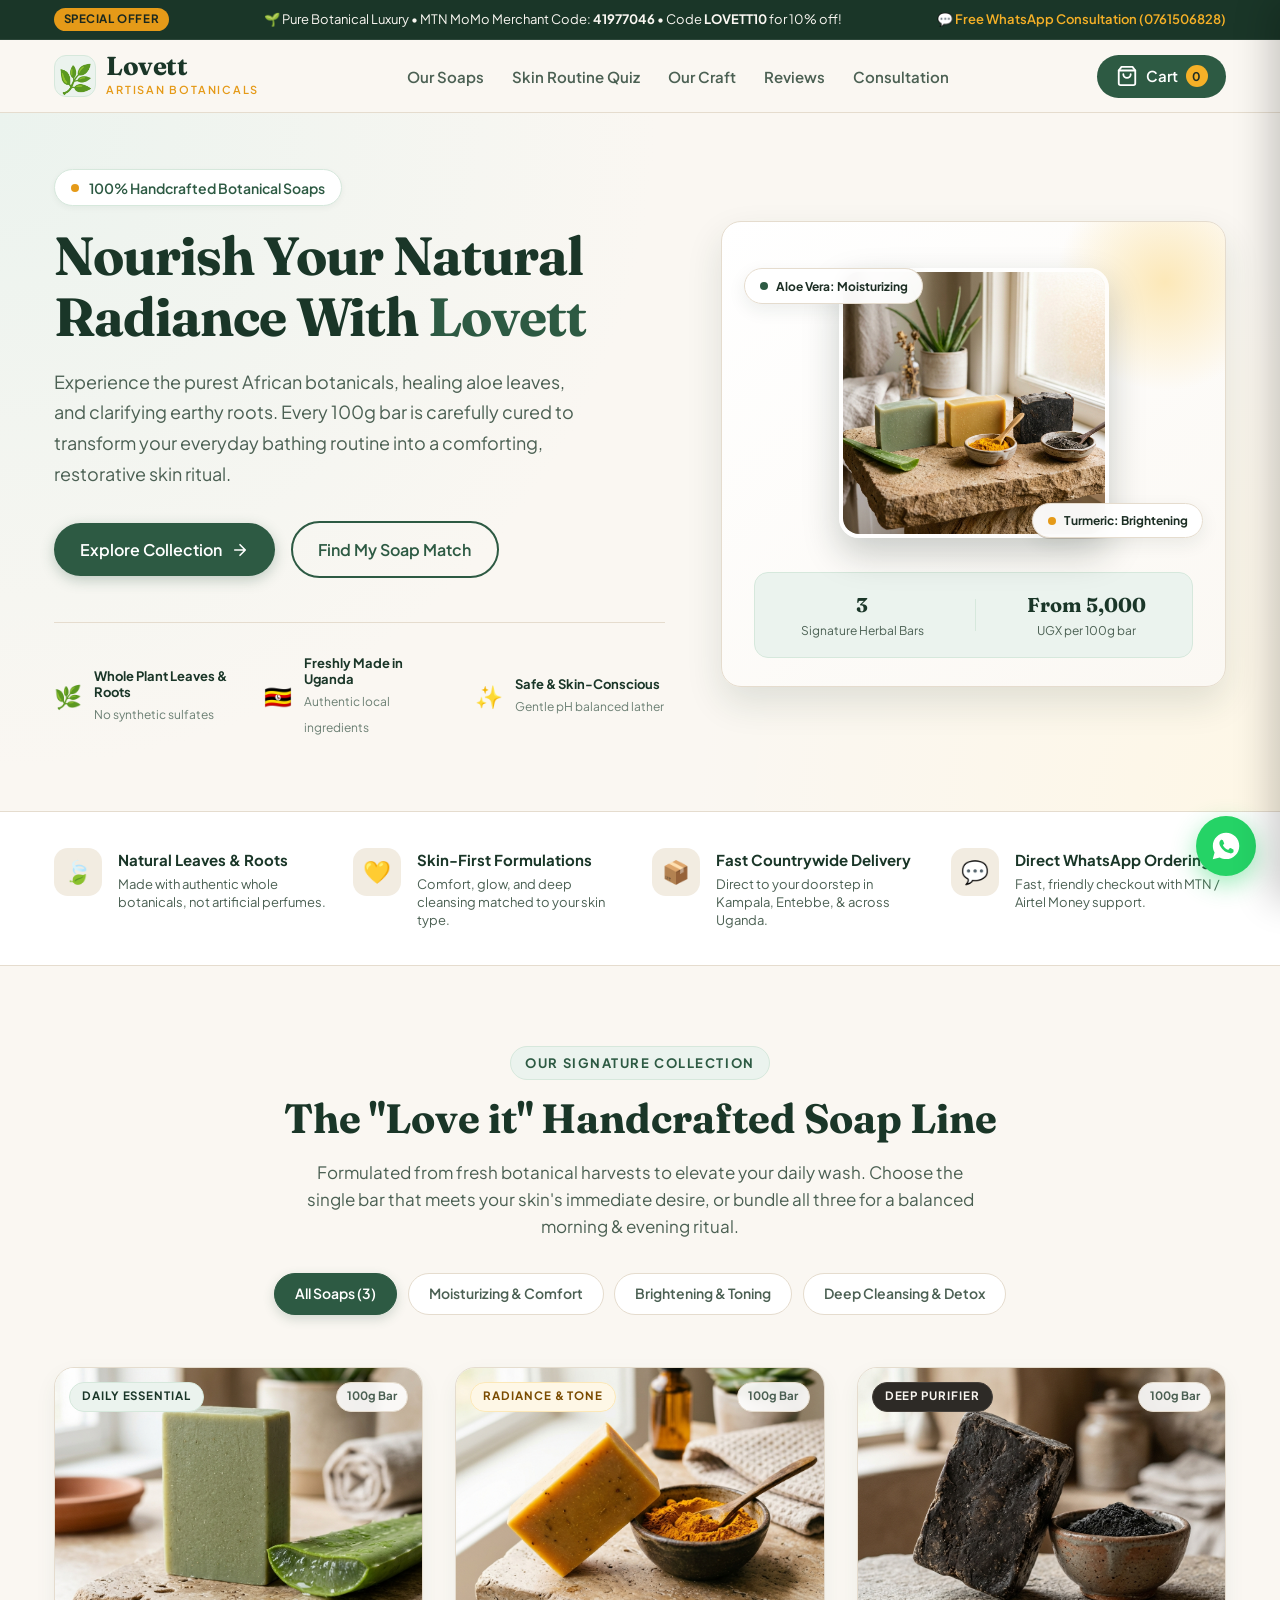
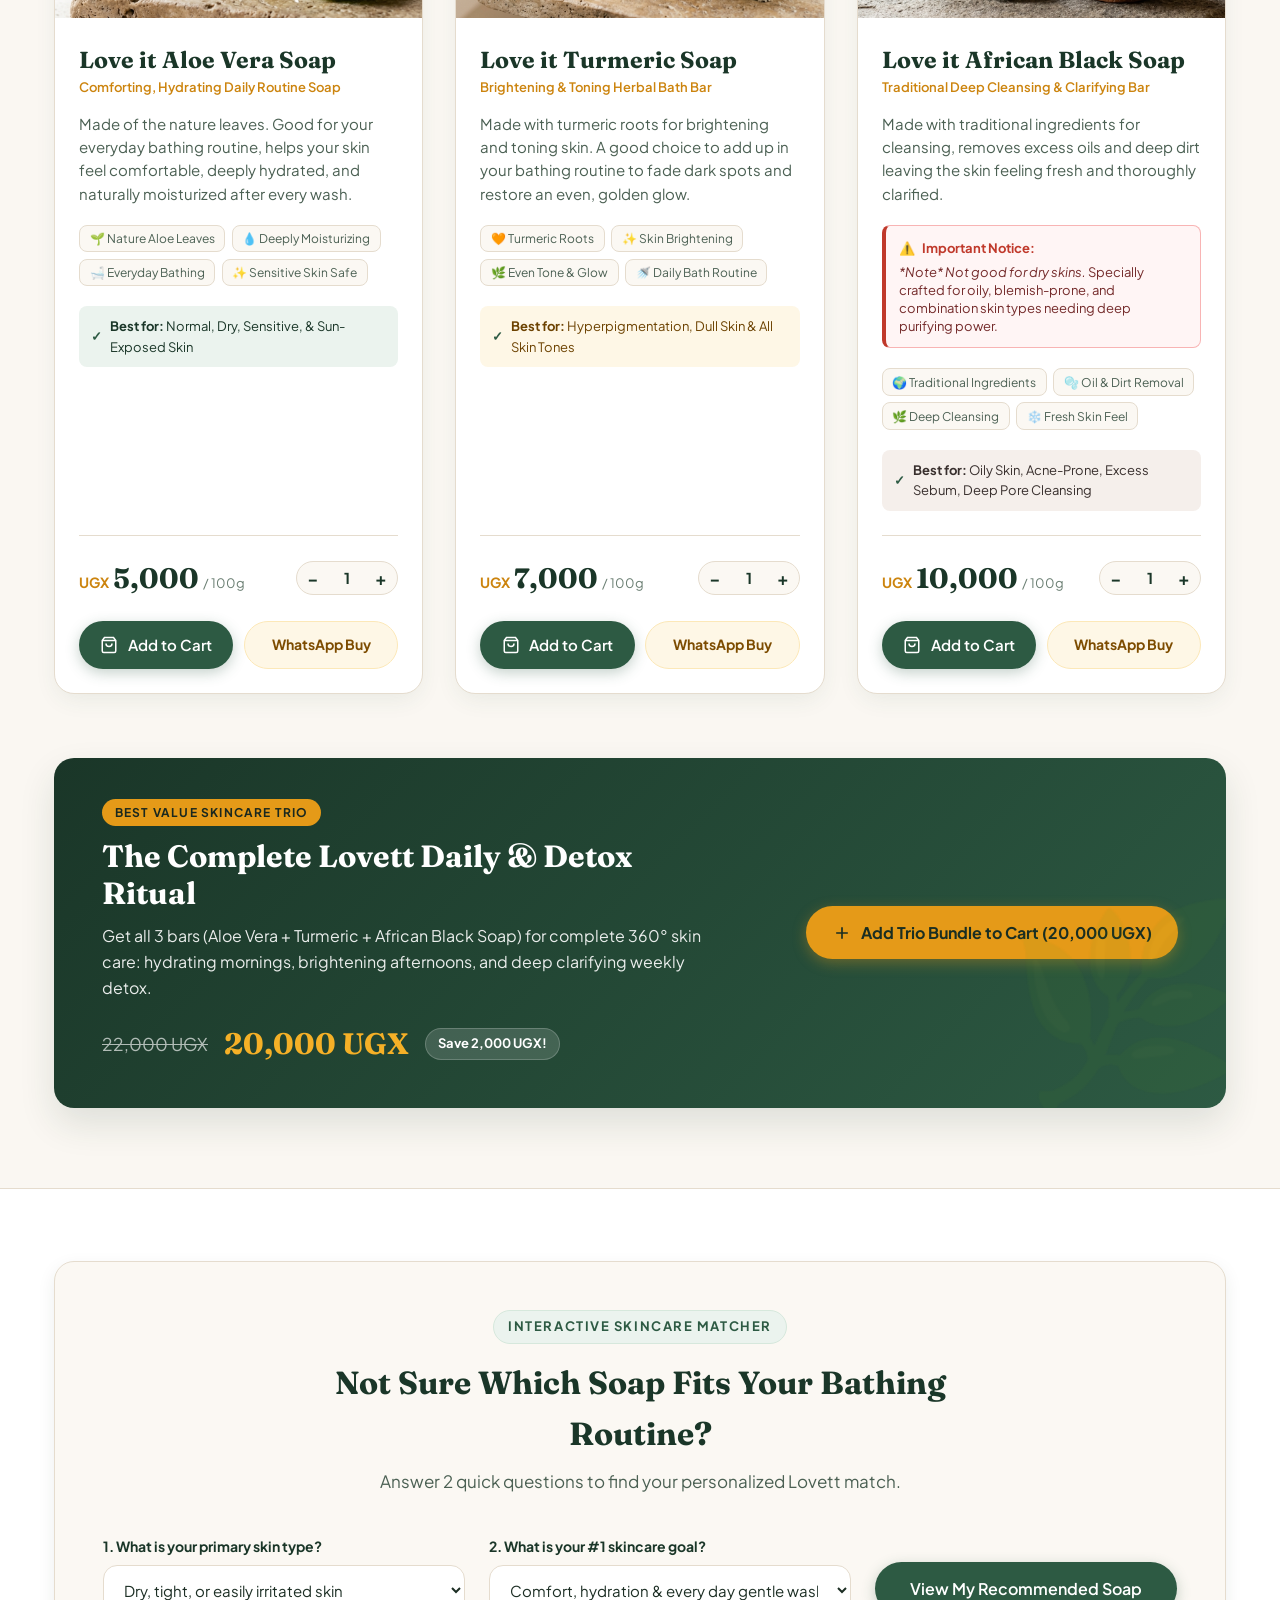
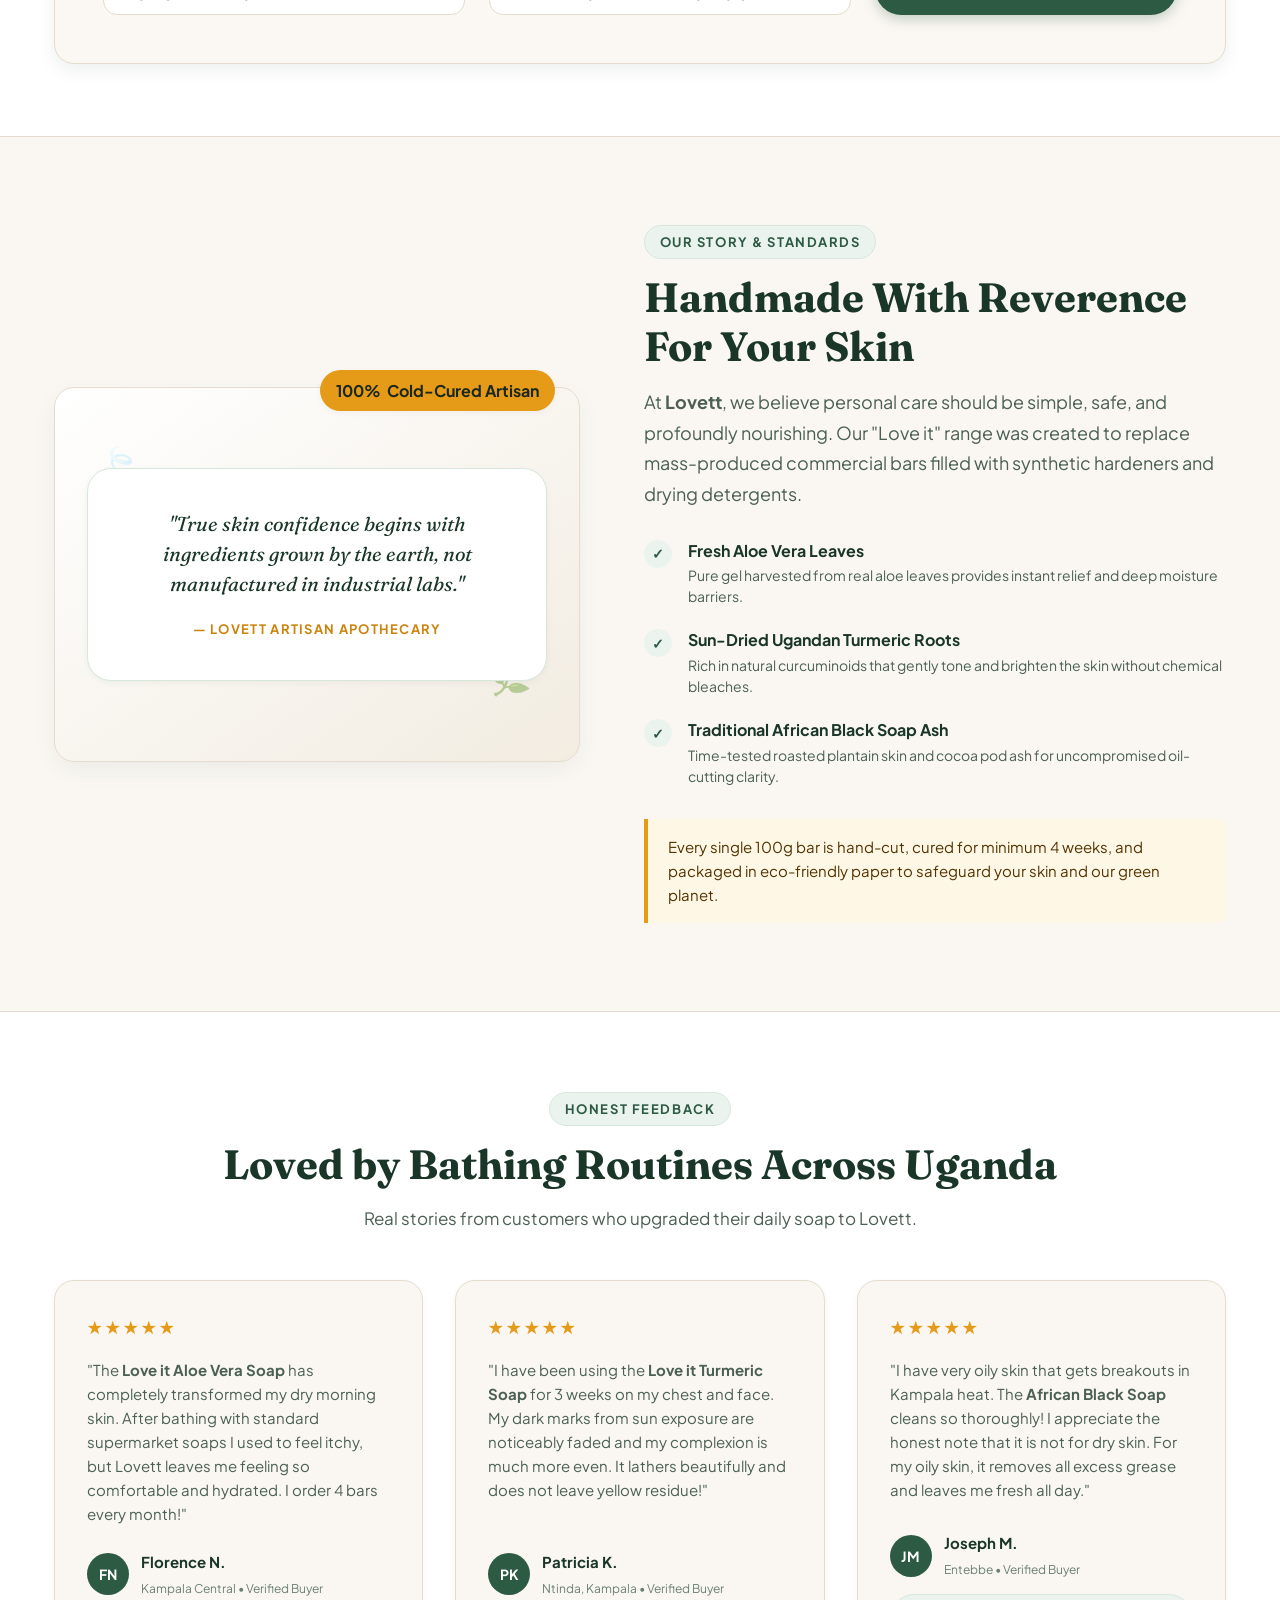
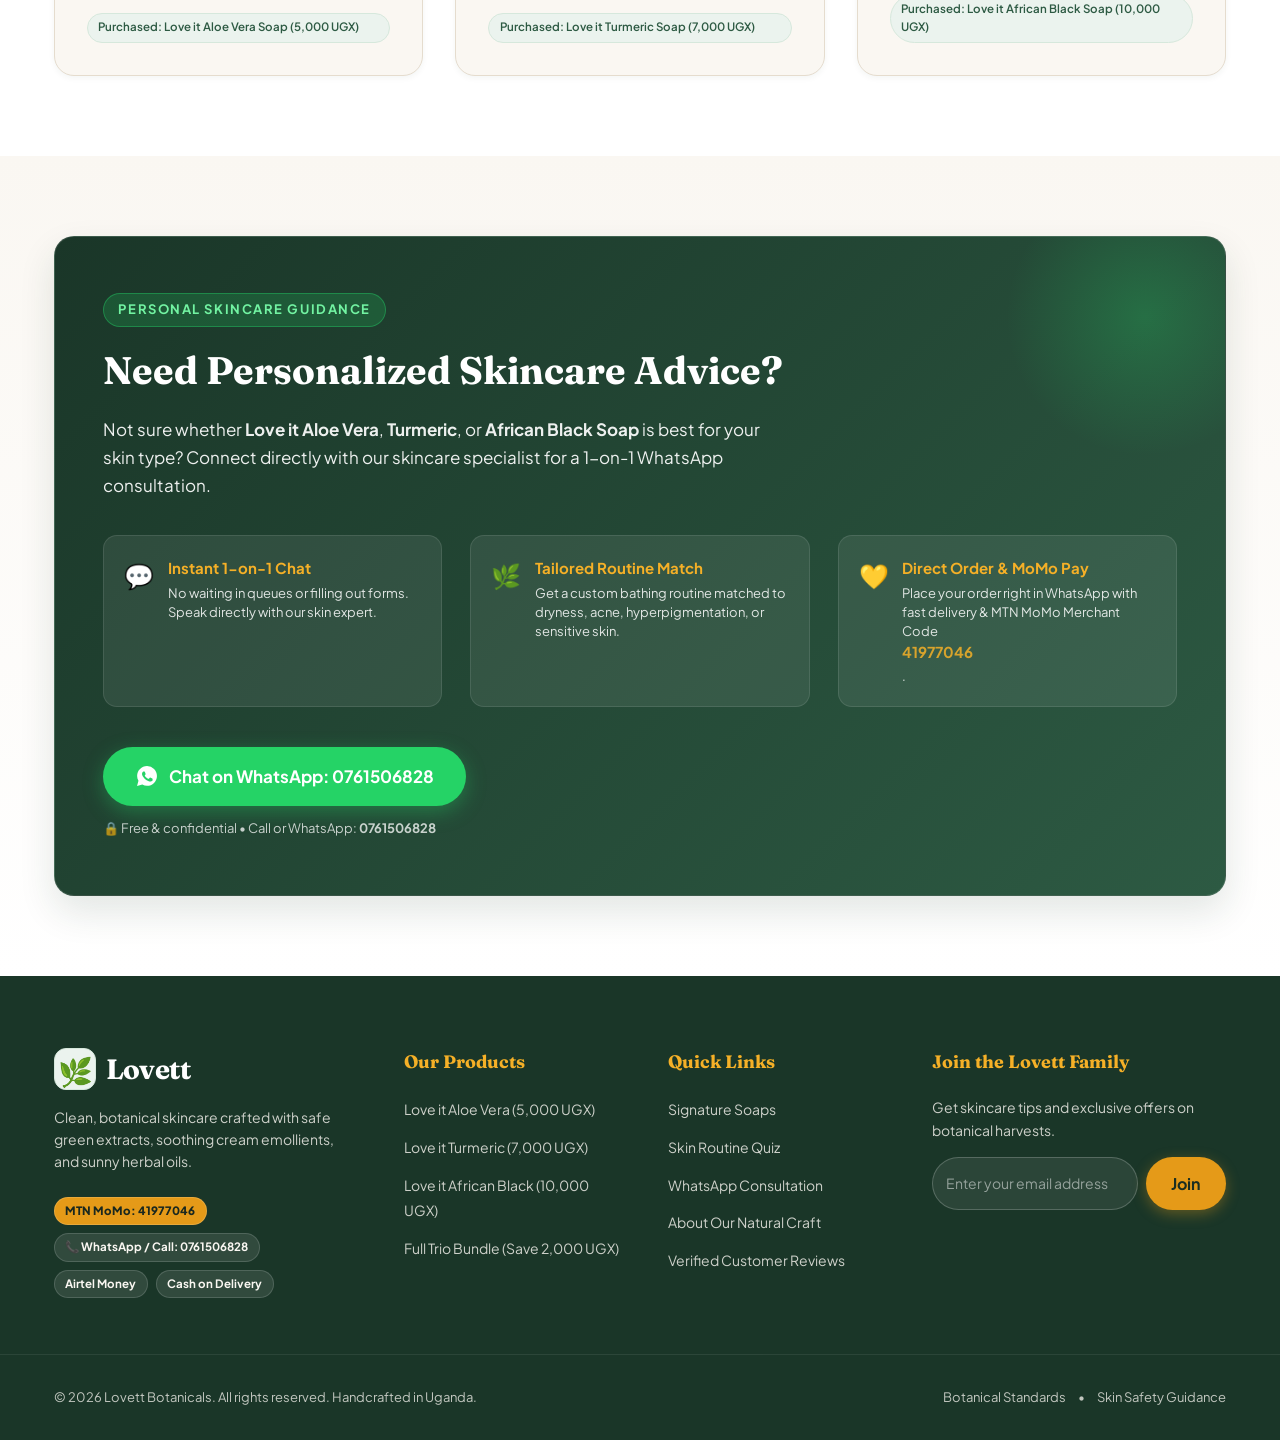
<file: index.html>
<!DOCTYPE html>
<html lang="en">
<head>
  <meta charset="UTF-8">
  <meta name="viewport" content="width=device-width, initial-scale=1.0">
  <title>Lovett | Pure Artisan Botanicals & Natural Skincare Soaps</title>
  <meta name="description" content="Discover Lovett natural artisan soaps: Aloe Vera, Turmeric, and African Black Soap. Handcrafted botanical skincare crafted with safe green, nourishing ingredients in Uganda.">
  
  <!-- Google Fonts -->
  <link rel="preconnect" href="https://fonts.googleapis.com">
  <link rel="preconnect" href="https://fonts.gstatic.com" crossorigin>
  <link href="https://fonts.googleapis.com/css2?family=Fraunces:ital,opsz,wght@0,9..144,400;0,9..144,600;0,9..144,700;1,9..144,400&family=Plus+Jakarta+Sans:wght@400;500;600;700&display=swap" rel="stylesheet">
  
  <link rel="stylesheet" href="styles.css">
</head>
<body>

  <!-- Top Announcement Bar -->
  <aside class="announcement-bar" aria-label="Store Announcement">
    <div class="container announcement-content">
      <span class="announcement-tag">Special Offer</span>
      <p>🌱 Pure Botanical Luxury • MTN MoMo Merchant Code: <strong>41977046</strong> • Code <strong>LOVETT10</strong> for 10% off!</p>
      <div class="announcement-contact">
        <a href="https://wa.me/256761506828?text=Hello%20Lovett!%20I%20would%20like%20a%20free%20skincare%20consultation." target="_blank" rel="noopener noreferrer">💬 Free WhatsApp Consultation (0761506828)</a>
      </div>
    </div>
  </aside>

  <!-- Sticky Main Header & Navigation -->
  <header class="site-header" id="siteHeader">
    <div class="container header-container">
      <a href="#hero" class="brand-logo" aria-label="Lovett Botanicals Home">
        <span class="logo-icon">🌿</span>
        <div class="logo-text">
          <span class="logo-title">Lovett</span>
          <span class="logo-subtitle">Artisan Botanicals</span>
        </div>
      </a>

      <!-- Desktop Navigation Links -->
      <nav class="main-nav" aria-label="Primary Navigation">
        <ul class="nav-list">
          <li><a href="#products" class="nav-link">Our Soaps</a></li>
          <li><a href="#routine-finder" class="nav-link">Skin Routine Quiz</a></li>
          <li><a href="#about" class="nav-link">Our Craft</a></li>
          <li><a href="#reviews" class="nav-link">Reviews</a></li>
          <li><a href="#consultation" class="nav-link">Consultation</a></li>
        </ul>
      </nav>

      <!-- Header Action Buttons -->
      <div class="header-actions">
        <button id="cartBtn" class="cart-trigger-btn" aria-label="View Shopping Cart">
          <span class="cart-icon" aria-hidden="true">
            <svg width="22" height="22" viewBox="0 0 24 24" fill="none" stroke="currentColor" stroke-width="2" stroke-linecap="round" stroke-linejoin="round">
              <path d="M6 2L3 6v14a2 2 0 0 0 2 2h14a2 2 0 0 0 2-2V6l-3-4z"></path>
              <line x1="3" y1="6" x2="21" y2="6"></line>
              <path d="M16 10a4 4 0 0 1-8 0"></path>
            </svg>
          </span>
          <span class="cart-label">Cart</span>
          <span id="cartCountBadge" class="cart-badge" aria-live="polite">0</span>
        </button>

        <!-- Mobile Menu Toggle Button -->
        <button id="mobileNavToggle" class="mobile-nav-toggle" aria-label="Open menu" aria-expanded="false" aria-controls="mobileNavMenu">
          <span></span>
          <span></span>
          <span></span>
        </button>
      </div>
    </div>

    <!-- Mobile Slide Menu -->
    <div id="mobileNavMenu" class="mobile-nav-menu" hidden>
      <ul class="mobile-nav-list">
        <li><a href="#products" class="mobile-link">Our Soaps</a></li>
        <li><a href="#routine-finder" class="mobile-link">Skin Routine Quiz</a></li>
        <li><a href="#about" class="mobile-link">Our Craft</a></li>
        <li><a href="#reviews" class="mobile-link">Customer Reviews</a></li>
        <li><a href="#consultation" class="mobile-link">WhatsApp Consultation</a></li>
      </ul>
      <div class="mobile-nav-footer">
        <p>Uganda's Botanical Skincare Bar</p>
        <a href="https://wa.me/256761506828" target="_blank" rel="noopener noreferrer" class="btn btn-whatsapp btn-full">Chat with Lovett on WhatsApp (0761506828)</a>
      </div>
    </div>
  </header>

  <main>
    <!-- Hero Section -->
    <section class="hero-section" id="hero">
      <div class="container hero-grid">
        <div class="hero-text-content">
          <div class="hero-badge">
            <span class="pulse-dot"></span>
            100% Handcrafted Botanical Soaps
          </div>
          <h1 class="hero-heading">Nourish Your Natural Radiance With <span class="highlight-text">Lovett</span></h1>
          <p class="hero-description">
            Experience the purest African botanicals, healing aloe leaves, and clarifying earthy roots. Every 100g bar is carefully cured to transform your everyday bathing routine into a comforting, restorative skin ritual.
          </p>

          <div class="hero-cta-group">
            <a href="#products" class="btn btn-primary">
              <span>Explore Collection</span>
              <svg width="18" height="18" viewBox="0 0 24 24" fill="none" stroke="currentColor" stroke-width="2.2" stroke-linecap="round" stroke-linejoin="round"><path d="M5 12h14M12 5l7 7-7 7"/></svg>
            </a>
            <a href="#routine-finder" class="btn btn-outline">
              <span>Find My Soap Match</span>
            </a>
          </div>

          <!-- Trust Badges -->
          <div class="hero-trust-row">
            <div class="trust-item">
              <span class="trust-icon">🌿</span>
              <div>
                <strong>Whole Plant Leaves & Roots</strong>
                <small>No synthetic sulfates</small>
              </div>
            </div>
            <div class="trust-item">
              <span class="trust-icon">🇺🇬</span>
              <div>
                <strong>Freshly Made in Uganda</strong>
                <small>Authentic local ingredients</small>
              </div>
            </div>
            <div class="trust-item">
              <span class="trust-icon">✨</span>
              <div>
                <strong>Safe & Skin-Conscious</strong>
                <small>Gentle pH balanced lather</small>
              </div>
            </div>
          </div>
        </div>

        <div class="hero-visual-card">
          <div class="hero-showcase">
            <div class="showcase-glow"></div>
            <!-- Showcase Soap Stack Graphic -->
            <div class="artisan-display">
              <div class="floating-pill pill-top">
                <span class="pill-dot green"></span>
                <span>Aloe Vera: Moisturizing</span>
              </div>
              <div class="soap-illustration-hero">
                <img src="images/lovett-trio-soaps.jpg" alt="Lovett Artisan Soap Trio: Aloe Vera with aloe leaf, Turmeric with turmeric bowl, and African Black Soap with black powder bowl" class="hero-showcase-img" loading="eager">
              </div>
              <div class="floating-pill pill-bottom">
                <span class="pill-dot yellow"></span>
                <span>Turmeric: Brightening</span>
              </div>
            </div>

            <div class="hero-card-banner">
              <div class="banner-stat">
                <span class="stat-number">3</span>
                <span class="stat-label">Signature Herbal Bars</span>
              </div>
              <div class="banner-divider"></div>
              <div class="banner-stat">
                <span class="stat-number">From 5,000</span>
                <span class="stat-label">UGX per 100g bar</span>
              </div>
            </div>
          </div>
        </div>
      </div>
    </section>

    <!-- Value Bar Highlights -->
    <section class="perks-strip" aria-label="Customer Guarantees">
      <div class="container perks-grid">
        <div class="perk-card">
          <div class="perk-icon-circle">🍃</div>
          <div class="perk-info">
            <h3>Natural Leaves & Roots</h3>
            <p>Made with authentic whole botanicals, not artificial perfumes.</p>
          </div>
        </div>
        <div class="perk-card">
          <div class="perk-icon-circle">💛</div>
          <div class="perk-info">
            <h3>Skin-First Formulations</h3>
            <p>Comfort, glow, and deep cleansing matched to your skin type.</p>
          </div>
        </div>
        <div class="perk-card">
          <div class="perk-icon-circle">📦</div>
          <div class="perk-info">
            <h3>Fast Countrywide Delivery</h3>
            <p>Direct to your doorstep in Kampala, Entebbe, & across Uganda.</p>
          </div>
        </div>
        <div class="perk-card">
          <div class="perk-icon-circle">💬</div>
          <div class="perk-info">
            <h3>Direct WhatsApp Ordering</h3>
            <p>Fast, friendly checkout with MTN / Airtel Money support.</p>
          </div>
        </div>
      </div>
    </section>

    <!-- Product Showcase Section -->
    <section class="products-section" id="products">
      <div class="container">
        <div class="section-header text-center">
          <span class="section-tag">Our Signature Collection</span>
          <h2 class="section-title">The "Love it" Handcrafted Soap Line</h2>
          <p class="section-desc">
            Formulated from fresh botanical harvests to elevate your daily wash. Choose the single bar that meets your skin's immediate desire, or bundle all three for a balanced morning & evening ritual.
          </p>
        </div>

        <!-- Filter / Tabs -->
        <div class="product-filters" role="tablist" aria-label="Filter soaps by concern">
          <button class="filter-btn active" data-filter="all" role="tab" aria-selected="true">All Soaps (3)</button>
          <button class="filter-btn" data-filter="moisture" role="tab" aria-selected="false">Moisturizing & Comfort</button>
          <button class="filter-btn" data-filter="glow" role="tab" aria-selected="false">Brightening & Toning</button>
          <button class="filter-btn" data-filter="cleansing" role="tab" aria-selected="false">Deep Cleansing & Detox</button>
        </div>

        <!-- Products Grid -->
        <div class="products-grid" id="productsGrid">

          <!-- Product 1: Love it Aloe Vera Soap -->
          <article class="product-card" data-category="moisture" id="card-aloe-vera">
            <div class="product-badge-wrap">
              <span class="product-badge badge-green">Daily Essential</span>
              <span class="weight-tag">100g Bar</span>
            </div>

            <!-- Soap Visual Mockup -->
            <div class="product-image-container">
              <img src="images/aloe-vera-soap.jpg" alt="Love it Aloe Vera Soap tablet bar with fresh aloe vera leaf" class="product-real-img" loading="lazy">
              <button class="btn-quick-view" data-product-id="aloe-vera" aria-label="Quick view details for Love it Aloe vera soap">
                Quick View
              </button>
            </div>

            <div class="product-content">
              <h3 class="product-name">Love it Aloe Vera Soap</h3>
              <p class="product-tagline">Comforting, Hydrating Daily Routine Soap</p>

              <p class="product-description">
                Made of the nature leaves. Good for your everyday bathing routine, helps your skin feel comfortable, deeply hydrated, and naturally moisturized after every wash.
              </p>

              <div class="product-highlights">
                <span class="highlight-chip">🌱 Nature Aloe Leaves</span>
                <span class="highlight-chip">💧 Deeply Moisturizing</span>
                <span class="highlight-chip">🛁 Everyday Bathing</span>
                <span class="highlight-chip">✨ Sensitive Skin Safe</span>
              </div>

              <div class="product-skin-suitability best-for-moist">
                <span class="suitability-icon">✓</span>
                <span><strong>Best for:</strong> Normal, Dry, Sensitive, & Sun-Exposed Skin</span>
              </div>

              <div class="product-pricing-row">
                <div class="price-box">
                  <span class="price-currency">UGX</span>
                  <span class="price-amount">5,000</span>
                  <span class="price-unit">/ 100g</span>
                </div>

                <div class="qty-selector" aria-label="Select quantity for Aloe Vera Soap">
                  <button type="button" class="qty-btn qty-minus" data-target="qty-aloe" aria-label="Decrease quantity">−</button>
                  <input type="number" id="qty-aloe" class="qty-input" value="1" min="1" max="50" aria-label="Quantity">
                  <button type="button" class="qty-btn qty-plus" data-target="qty-aloe" aria-label="Increase quantity">+</button>
                </div>
              </div>

              <div class="product-actions">
                <button class="btn btn-primary btn-add-cart" data-id="aloe-vera" data-name="Love it Aloe vera soap" data-price="5000" data-weight="100g">
                  <svg width="18" height="18" viewBox="0 0 24 24" fill="none" stroke="currentColor" stroke-width="2"><path d="M6 2L3 6v14a2 2 0 0 0 2 2h14a2 2 0 0 0 2-2V6l-3-4z"></path><line x1="3" y1="6" x2="21" y2="6"></line><path d="M16 10a4 4 0 0 1-8 0"></path></svg>
                  <span>Add to Cart</span>
                </button>
                <button class="btn btn-whatsapp-direct" data-id="aloe-vera" data-name="Love it Aloe vera soap" data-price="5000" aria-label="Buy Aloe Vera soap directly on WhatsApp">
                  <span>WhatsApp Buy</span>
                </button>
              </div>
            </div>
          </article>

          <!-- Product 2: Love it Turmeric Soap -->
          <article class="product-card" data-category="glow" id="card-turmeric">
            <div class="product-badge-wrap">
              <span class="product-badge badge-yellow">Radiance & Tone</span>
              <span class="weight-tag">100g Bar</span>
            </div>

            <!-- Soap Visual Mockup -->
            <div class="product-image-container">
              <img src="images/turmeric-soap.jpg" alt="Love it Turmeric Soap tablet bar with turmeric bowl" class="product-real-img" loading="lazy">
              <button class="btn-quick-view" data-product-id="turmeric" aria-label="Quick view details for Love it Turmeric soap">
                Quick View
              </button>
            </div>

            <div class="product-content">
              <h3 class="product-name">Love it Turmeric Soap</h3>
              <p class="product-tagline">Brightening & Toning Herbal Bath Bar</p>

              <p class="product-description">
                Made with turmeric roots for brightening and toning skin. A good choice to add up in your bathing routine to fade dark spots and restore an even, golden glow.
              </p>

              <div class="product-highlights">
                <span class="highlight-chip">🧡 Turmeric Roots</span>
                <span class="highlight-chip">✨ Skin Brightening</span>
                <span class="highlight-chip">🌿 Even Tone & Glow</span>
                <span class="highlight-chip">🚿 Daily Bath Routine</span>
              </div>

              <div class="product-skin-suitability best-for-glow">
                <span class="suitability-icon">✓</span>
                <span><strong>Best for:</strong> Hyperpigmentation, Dull Skin & All Skin Tones</span>
              </div>

              <div class="product-pricing-row">
                <div class="price-box">
                  <span class="price-currency">UGX</span>
                  <span class="price-amount">7,000</span>
                  <span class="price-unit">/ 100g</span>
                </div>

                <div class="qty-selector" aria-label="Select quantity for Turmeric Soap">
                  <button type="button" class="qty-btn qty-minus" data-target="qty-turmeric" aria-label="Decrease quantity">−</button>
                  <input type="number" id="qty-turmeric" class="qty-input" value="1" min="1" max="50" aria-label="Quantity">
                  <button type="button" class="qty-btn qty-plus" data-target="qty-turmeric" aria-label="Increase quantity">+</button>
                </div>
              </div>

              <div class="product-actions">
                <button class="btn btn-primary btn-add-cart" data-id="turmeric" data-name="Love it Turmeric soap" data-price="7000" data-weight="100g">
                  <svg width="18" height="18" viewBox="0 0 24 24" fill="none" stroke="currentColor" stroke-width="2"><path d="M6 2L3 6v14a2 2 0 0 0 2 2h14a2 2 0 0 0 2-2V6l-3-4z"></path><line x1="3" y1="6" x2="21" y2="6"></line><path d="M16 10a4 4 0 0 1-8 0"></path></svg>
                  <span>Add to Cart</span>
                </button>
                <button class="btn btn-whatsapp-direct" data-id="turmeric" data-name="Love it Turmeric soap" data-price="7000" aria-label="Buy Turmeric soap directly on WhatsApp">
                  <span>WhatsApp Buy</span>
                </button>
              </div>
            </div>
          </article>

          <!-- Product 3: Love it African Black Soap -->
          <article class="product-card" data-category="cleansing" id="card-black-soap">
            <div class="product-badge-wrap">
              <span class="product-badge badge-dark">Deep Purifier</span>
              <span class="weight-tag">100g Bar</span>
            </div>

            <!-- Soap Visual Mockup -->
            <div class="product-image-container">
              <img src="images/african-black-soap.jpg" alt="Love it African Black Soap tablet bar with bowl of black powder" class="product-real-img" loading="lazy">
              <button class="btn-quick-view" data-product-id="black-soap" aria-label="Quick view details for Love it African Black soap">
                Quick View
              </button>
            </div>

            <div class="product-content">
              <h3 class="product-name">Love it African Black Soap</h3>
              <p class="product-tagline">Traditional Deep Cleansing & Clarifying Bar</p>

              <p class="product-description">
                Made with traditional ingredients for cleansing, removes excess oils and deep dirt leaving the skin feeling fresh and thoroughly clarified.
              </p>

              <!-- Critical Specification Note Styled Prominently -->
              <div class="product-caution-notice" role="note">
                <div class="caution-header">
                  <span class="caution-icon">⚠️</span>
                  <strong>Important Notice:</strong>
                </div>
                <p><em>*Note* Not good for dry skins.</em> Specially crafted for oily, blemish-prone, and combination skin types needing deep purifying power.</p>
              </div>

              <div class="product-highlights">
                <span class="highlight-chip">🌍 Traditional Ingredients</span>
                <span class="highlight-chip">🫧 Oil & Dirt Removal</span>
                <span class="highlight-chip">🌿 Deep Cleansing</span>
                <span class="highlight-chip">❄️ Fresh Skin Feel</span>
              </div>

              <div class="product-skin-suitability best-for-oily">
                <span class="suitability-icon">✓</span>
                <span><strong>Best for:</strong> Oily Skin, Acne-Prone, Excess Sebum, Deep Pore Cleansing</span>
              </div>

              <div class="product-pricing-row">
                <div class="price-box">
                  <span class="price-currency">UGX</span>
                  <span class="price-amount">10,000</span>
                  <span class="price-unit">/ 100g</span>
                </div>

                <div class="qty-selector" aria-label="Select quantity for African Black Soap">
                  <button type="button" class="qty-btn qty-minus" data-target="qty-black" aria-label="Decrease quantity">−</button>
                  <input type="number" id="qty-black" class="qty-input" value="1" min="1" max="50" aria-label="Quantity">
                  <button type="button" class="qty-btn qty-plus" data-target="qty-black" aria-label="Increase quantity">+</button>
                </div>
              </div>

              <div class="product-actions">
                <button class="btn btn-primary btn-add-cart" data-id="black-soap" data-name="Love it African Black soap" data-price="10000" data-weight="100g">
                  <svg width="18" height="18" viewBox="0 0 24 24" fill="none" stroke="currentColor" stroke-width="2"><path d="M6 2L3 6v14a2 2 0 0 0 2 2h14a2 2 0 0 0 2-2V6l-3-4z"></path><line x1="3" y1="6" x2="21" y2="6"></line><path d="M16 10a4 4 0 0 1-8 0"></path></svg>
                  <span>Add to Cart</span>
                </button>
                <button class="btn btn-whatsapp-direct" data-id="black-soap" data-name="Love it African Black soap" data-price="10000" aria-label="Buy African Black soap directly on WhatsApp">
                  <span>WhatsApp Buy</span>
                </button>
              </div>
            </div>
          </article>

        </div>

        <!-- Soap Trio Bundle Offer -->
        <div class="bundle-banner">
          <div class="bundle-content">
            <span class="bundle-tag">Best Value Skincare Trio</span>
            <h3 class="bundle-title">The Complete Lovett Daily & Detox Ritual</h3>
            <p class="bundle-desc">
              Get all 3 bars (Aloe Vera + Turmeric + African Black Soap) for complete 360° skin care: hydrating mornings, brightening afternoons, and deep clarifying weekly detox.
            </p>
            <div class="bundle-meta">
              <span class="bundle-price-old">22,000 UGX</span>
              <span class="bundle-price-new">20,000 UGX</span>
              <span class="bundle-save">Save 2,000 UGX!</span>
            </div>
          </div>
          <div class="bundle-cta">
            <button id="addBundleBtn" class="btn btn-yellow-accent">
              <svg width="20" height="20" viewBox="0 0 24 24" fill="none" stroke="currentColor" stroke-width="2"><path d="M12 5v14M5 12h14"/></svg>
              <span>Add Trio Bundle to Cart (20,000 UGX)</span>
            </button>
          </div>
        </div>
      </div>
    </section>

    <!-- Interactive Skin Routine Matcher Quiz -->
    <section class="routine-section" id="routine-finder">
      <div class="container">
        <div class="routine-card">
          <div class="routine-intro">
            <span class="section-tag">Interactive Skincare Matcher</span>
            <h2 class="routine-title">Not Sure Which Soap Fits Your Bathing Routine?</h2>
            <p class="routine-desc">Answer 2 quick questions to find your personalized Lovett match.</p>
          </div>

          <form id="quizForm" class="quiz-grid" onsubmit="return false;">
            <div class="quiz-step">
              <label class="quiz-label" for="quizSkinType">1. What is your primary skin type?</label>
              <select id="quizSkinType" class="quiz-select">
                <option value="dry">Dry, tight, or easily irritated skin</option>
                <option value="dull">Uneven tone, sun spots, or dullness</option>
                <option value="oily">Oily, greasy, or acne/blemish-prone skin</option>
                <option value="combination">Combination (oily T-zone, normal cheeks)</option>
              </select>
            </div>

            <div class="quiz-step">
              <label class="quiz-label" for="quizGoal">2. What is your #1 skincare goal?</label>
              <select id="quizGoal" class="quiz-select">
                <option value="moisture">Comfort, hydration & every day gentle wash</option>
                <option value="brighten">Brightening, toning & radiant skin</option>
                <option value="deep-cleanse">Deep oil removal & unclogging pores</option>
              </select>
            </div>

            <div class="quiz-step quiz-submit-step">
              <button type="button" id="findMatchBtn" class="btn btn-primary btn-full">
                <span>View My Recommended Soap</span>
              </button>
            </div>
          </form>

          <!-- Quiz Result Display Box -->
          <div id="quizResultBox" class="quiz-result-box" hidden>
            <div class="result-badge">✨ Your Recommended Formula</div>
            <h3 id="resultTitle" class="result-title">Love it Aloe Vera Soap</h3>
            <p id="resultText" class="result-text"></p>
            <div class="result-action">
              <button id="resultAddBtn" class="btn btn-primary">Add Recommended Soap to Cart</button>
              <a href="#products" class="btn btn-outline">View in Catalog</a>
            </div>
          </div>
        </div>
      </div>
    </section>

    <!-- About & Craftsmanship Section -->
    <section class="about-section" id="about">
      <div class="container about-grid">
        <div class="about-image-column">
          <div class="craft-visual-wrapper">
            <div class="craft-badge">
              <span class="craft-number">100%</span>
              <span class="craft-label">Cold-Cured Artisan</span>
            </div>
            <div class="botanical-illustration">
              <div class="leaf-motif leaf-1">🍃</div>
              <div class="leaf-motif leaf-2">🌿</div>
              <div class="leaf-motif leaf-3">✨</div>
              <div class="botanical-circle">
                <p class="circle-quote">"True skin confidence begins with ingredients grown by the earth, not manufactured in industrial labs."</p>
                <span class="circle-author">— Lovett Artisan Apothecary</span>
              </div>
            </div>
          </div>
        </div>

        <div class="about-text-column">
          <span class="section-tag">Our Story & Standards</span>
          <h2 class="section-title">Handmade With Reverence For Your Skin</h2>
          <p class="about-p">
            At <strong>Lovett</strong>, we believe personal care should be simple, safe, and profoundly nourishing. Our "Love it" range was created to replace mass-produced commercial bars filled with synthetic hardeners and drying detergents.
          </p>

          <div class="standards-list">
            <div class="standard-row">
              <span class="standard-check">✓</span>
              <div>
                <strong>Fresh Aloe Vera Leaves</strong>
                <p>Pure gel harvested from real aloe leaves provides instant relief and deep moisture barriers.</p>
              </div>
            </div>

            <div class="standard-row">
              <span class="standard-check">✓</span>
              <div>
                <strong>Sun-Dried Ugandan Turmeric Roots</strong>
                <p>Rich in natural curcuminoids that gently tone and brighten the skin without chemical bleaches.</p>
              </div>
            </div>

            <div class="standard-row">
              <span class="standard-check">✓</span>
              <div>
                <strong>Traditional African Black Soap Ash</strong>
                <p>Time-tested roasted plantain skin and cocoa pod ash for uncompromised oil-cutting clarity.</p>
              </div>
            </div>
          </div>

          <div class="founder-note">
            <p>Every single 100g bar is hand-cut, cured for minimum 4 weeks, and packaged in eco-friendly paper to safeguard your skin and our green planet.</p>
          </div>
        </div>
      </div>
    </section>

    <!-- Customer Reviews / Social Proof -->
    <section class="reviews-section" id="reviews">
      <div class="container">
        <div class="section-header text-center">
          <span class="section-tag">Honest Feedback</span>
          <h2 class="section-title">Loved by Bathing Routines Across Uganda</h2>
          <p class="section-desc">Real stories from customers who upgraded their daily soap to Lovett.</p>
        </div>

        <div class="reviews-grid">
          <article class="review-card">
            <div class="review-stars">★★★★★</div>
            <p class="review-body">
              "The <strong>Love it Aloe Vera Soap</strong> has completely transformed my dry morning skin. After bathing with standard supermarket soaps I used to feel itchy, but Lovett leaves me feeling so comfortable and hydrated. I order 4 bars every month!"
            </p>
            <div class="reviewer-meta">
              <div class="reviewer-avatar">FN</div>
              <div>
                <strong class="reviewer-name">Florence N.</strong>
                <span class="reviewer-location">Kampala Central • Verified Buyer</span>
              </div>
            </div>
            <div class="review-product-pill">Purchased: Love it Aloe Vera Soap (5,000 UGX)</div>
          </article>

          <article class="review-card">
            <div class="review-stars">★★★★★</div>
            <p class="review-body">
              "I have been using the <strong>Love it Turmeric Soap</strong> for 3 weeks on my chest and face. My dark marks from sun exposure are noticeably faded and my complexion is much more even. It lathers beautifully and does not leave yellow residue!"
            </p>
            <div class="reviewer-meta">
              <div class="reviewer-avatar">PK</div>
              <div>
                <strong class="reviewer-name">Patricia K.</strong>
                <span class="reviewer-location">Ntinda, Kampala • Verified Buyer</span>
              </div>
            </div>
            <div class="review-product-pill">Purchased: Love it Turmeric Soap (7,000 UGX)</div>
          </article>

          <article class="review-card">
            <div class="review-stars">★★★★★</div>
            <p class="review-body">
              "I have very oily skin that gets breakouts in Kampala heat. The <strong>African Black Soap</strong> cleans so thoroughly! I appreciate the honest note that it is not for dry skin. For my oily skin, it removes all excess grease and leaves me fresh all day."
            </p>
            <div class="reviewer-meta">
              <div class="reviewer-avatar">JM</div>
              <div>
                <strong class="reviewer-name">Joseph M.</strong>
                <span class="reviewer-location">Entebbe • Verified Buyer</span>
              </div>
            </div>
            <div class="review-product-pill">Purchased: Love it African Black Soap (10,000 UGX)</div>
          </article>
        </div>
      </div>
    </section>

    <!-- Skincare Consultation Section (WhatsApp Only) -->
    <section class="consultation-section" id="consultation">
      <div class="container">
        <div class="consultation-card">
          <div class="consultation-glow"></div>
          <div class="consultation-content">
            <span class="section-tag consultation-tag">Personal Skincare Guidance</span>
            <h2 class="consultation-title">Need Personalized Skincare Advice?</h2>
            <p class="consultation-desc">
              Not sure whether <strong>Love it Aloe Vera</strong>, <strong>Turmeric</strong>, or <strong>African Black Soap</strong> is best for your skin type? Connect directly with our skincare specialist for a 1-on-1 WhatsApp consultation.
            </p>

            <div class="consultation-perks">
              <div class="consultation-perk">
                <span class="perk-bullet">💬</span>
                <div>
                  <strong>Instant 1-on-1 Chat</strong>
                  <p>No waiting in queues or filling out forms. Speak directly with our skin expert.</p>
                </div>
              </div>

              <div class="consultation-perk">
                <span class="perk-bullet">🌿</span>
                <div>
                  <strong>Tailored Routine Match</strong>
                  <p>Get a custom bathing routine matched to dryness, acne, hyperpigmentation, or sensitive skin.</p>
                </div>
              </div>

              <div class="consultation-perk">
                <span class="perk-bullet">💛</span>
                <div>
                  <strong>Direct Order & MoMo Pay</strong>
                  <p>Place your order right in WhatsApp with fast delivery & MTN MoMo Merchant Code <strong>41977046</strong>.</p>
                </div>
              </div>
            </div>

            <div class="consultation-action-area">
              <a href="https://wa.me/256761506828?text=Hello%20Lovett!%20I%20would%20like%20a%20free%20skincare%20consultation%20to%20find%20the%20best%20soap%20for%20my%20skin." 
                 target="_blank" 
                 rel="noopener noreferrer" 
                 class="btn btn-whatsapp btn-consultation">
                <svg width="24" height="24" viewBox="0 0 24 24" fill="currentColor">
                  <path d="M12.04 2c-5.46 0-9.91 4.45-9.91 9.91 0 1.75.46 3.45 1.32 4.95L2.05 22l5.25-1.38c1.45.79 3.08 1.21 4.74 1.21 5.46 0 9.91-4.45 9.91-9.91 0-2.65-1.03-5.14-2.9-7.01A9.816 9.816 0 0 0 12.04 2zm5.78 14.12c-.24.68-1.39 1.3-1.92 1.38-.49.07-1.12.1-3.23-.77-2.69-1.11-4.41-3.84-4.54-4.02-.13-.18-1.09-1.45-1.09-2.76s.69-1.96.93-2.22c.24-.26.53-.33.71-.33.18 0 .35 0 .5.01.16.01.37-.06.58.44.22.52.74 1.8.8 1.93.07.13.11.29.02.47-.09.18-.13.29-.26.44-.13.15-.28.34-.4.46-.13.13-.27.27-.12.53.15.26.68 1.12 1.45 1.81 1 .89 1.84 1.17 2.1 1.3.26.13.42.11.57-.07.15-.18.66-.77.84-1.03.18-.26.35-.22.59-.13.24.09 1.54.73 1.8.86.26.13.44.2.5.31.06.11.06.66-.18 1.34z"/>
                </svg>
                <span>Chat on WhatsApp: 0761506828</span>
              </a>
              <span class="consultation-note">🔒 Free & confidential • Call or WhatsApp: <strong>0761506828</strong></span>
            </div>
          </div>
        </div>
      </div>
    </section>
  </main>

  <!-- Site Footer -->
  <footer class="site-footer">
    <div class="container footer-grid">
      <div class="footer-brand-col">
        <div class="footer-logo">
          <span class="logo-icon">🌿</span>
          <span class="logo-title">Lovett</span>
        </div>
        <p class="footer-tagline">
          Clean, botanical skincare crafted with safe green extracts, soothing cream emollients, and sunny herbal oils.
        </p>
        <div class="footer-payment-badges">
          <span class="pay-chip momo-highlight">MTN MoMo: 41977046</span>
          <a href="https://wa.me/256761506828" class="pay-chip" target="_blank" rel="noopener noreferrer">📞 WhatsApp / Call: 0761506828</a>
          <span class="pay-chip">Airtel Money</span>
          <span class="pay-chip">Cash on Delivery</span>
        </div>
      </div>

      <div class="footer-nav-col">
        <h4 class="footer-heading">Our Products</h4>
        <ul class="footer-links">
          <li><a href="#card-aloe-vera">Love it Aloe Vera (5,000 UGX)</a></li>
          <li><a href="#card-turmeric">Love it Turmeric (7,000 UGX)</a></li>
          <li><a href="#card-black-soap">Love it African Black (10,000 UGX)</a></li>
          <li><a href="#products">Full Trio Bundle (Save 2,000 UGX)</a></li>
        </ul>
      </div>

      <div class="footer-nav-col">
        <h4 class="footer-heading">Quick Links</h4>
        <ul class="footer-links">
          <li><a href="#products">Signature Soaps</a></li>
          <li><a href="#routine-finder">Skin Routine Quiz</a></li>
          <li><a href="#consultation">WhatsApp Consultation</a></li>
          <li><a href="#about">About Our Natural Craft</a></li>
          <li><a href="#reviews">Verified Customer Reviews</a></li>
        </ul>
      </div>

      <div class="footer-newsletter-col">
        <h4 class="footer-heading">Join the Lovett Family</h4>
        <p class="newsletter-desc">Get skincare tips and exclusive offers on botanical harvests.</p>
        <form id="newsletterForm" class="newsletter-form" onsubmit="return false;">
          <input type="email" id="newsletterEmail" placeholder="Enter your email address" required aria-label="Email address">
          <button type="submit" class="btn btn-yellow-accent" aria-label="Subscribe">Join</button>
        </form>
        <p id="newsletterSuccess" class="newsletter-success" hidden>✓ Welcome to the Lovett botanical circle!</p>
      </div>
    </div>

    <div class="footer-bottom">
      <div class="container footer-bottom-flex">
        <p>&copy; <span id="currentYear">2026</span> Lovett Botanicals. All rights reserved. Handcrafted in Uganda.</p>
        <div class="legal-links">
          <a href="#about">Botanical Standards</a>
          <span>•</span>
          <a href="#products">Skin Safety Guidance</a>
        </div>
      </div>
    </div>
  </footer>

  <!-- Slide-out Shopping Cart Drawer (Fully Scrollable) -->
  <div id="cartDrawerBackdrop" class="cart-backdrop" aria-hidden="true"></div>
  <aside id="cartDrawer" class="cart-drawer" role="dialog" aria-modal="true" aria-label="Shopping Cart" aria-hidden="true">
    <div class="cart-header">
      <div class="cart-header-title">
        <h3>Your Lovett Cart</h3>
        <span id="drawerItemCount" class="cart-item-count">(0 items)</span>
      </div>
      <button id="closeCartBtn" class="cart-close-btn" aria-label="Close Shopping Cart">✕</button>
    </div>

    <!-- Scrollable Body Container -->
    <div class="cart-scroll-area">
      <!-- Free Delivery Threshold Tracker -->
      <div class="cart-free-shipping-bar">
        <div class="shipping-bar-text">
          <span id="shippingProgressText">Add items to view delivery perks</span>
        </div>
        <div class="shipping-progress-track">
          <div id="shippingProgressBar" class="shipping-progress-fill" style="width: 0%;"></div>
        </div>
      </div>

      <!-- Cart Items Scroll Area -->
      <div id="cartItemsContainer" class="cart-items-container">
        <!-- Items dynamically populated via app.js -->
        <div class="cart-empty-state">
          <div class="empty-cart-icon">🛒</div>
          <h4>Your basket is currently empty</h4>
          <p>Treat your skin to our fresh Aloe Vera, Turmeric, or African Black soap bars.</p>
          <a href="#products" class="btn btn-primary btn-sm close-cart-link">Explore Soaps</a>
        </div>
      </div>

      <!-- Cart Footer & Checkout Panel -->
      <div class="cart-footer">
        <!-- Promo Code Input -->
        <div class="cart-promo-row">
          <input type="text" id="promoInput" placeholder="Promo code (e.g. LOVETT10)" aria-label="Promo Code">
          <button type="button" id="applyPromoBtn" class="btn-promo-apply">Apply</button>
        </div>
        <div id="promoMessage" class="promo-message" hidden></div>

        <!-- Delivery Area Selector -->
        <div class="cart-delivery-selector">
          <label for="deliveryZoneSelect">Delivery Destination:</label>
          <select id="deliveryZoneSelect">
            <option value="3000" selected>Kampala Central / City (3,000 UGX)</option>
            <option value="5000">Greater Kampala / Wakiso / Kira (5,000 UGX)</option>
            <option value="6000">Entebbe Road & Entebbe Town (6,000 UGX)</option>
            <option value="10000">Upcountry Districts - Bus / Courier (10,000 UGX)</option>
            <option value="0">Self Pick-up in Kampala (Free)</option>
          </select>
        </div>

        <!-- Pricing Summary -->
        <div class="cart-summary-breakdown">
          <div class="summary-line">
            <span>Subtotal</span>
            <span id="cartSubtotalText">0 UGX</span>
          </div>
          <div class="summary-line" id="discountLine" hidden>
            <span class="discount-label">Discount (<span id="discountPercentText">10%</span>)</span>
            <span id="cartDiscountText" class="discount-value">-0 UGX</span>
          </div>
          <div class="summary-line">
            <span>Delivery</span>
            <span id="cartDeliveryText">3,000 UGX</span>
          </div>
          <div class="summary-line summary-total">
            <strong>Grand Total</strong>
            <strong id="cartGrandTotalText">3,000 UGX</strong>
          </div>
        </div>

        <!-- MTN MoMo Merchant Payment Badge in Cart -->
        <div class="cart-momo-notice">
          <div class="momo-notice-header">
            <span class="momo-pill">MTN MoMo Pay</span>
            <span class="momo-code-label">Merchant Code: <strong>41977046</strong></span>
          </div>
          <small>Dial *165*3# &bull; Merchant: <strong>41977046</strong></small>
        </div>

        <!-- Dual Action Buttons -->
        <div class="cart-checkout-actions">
          <button id="orderViaWhatsAppBtn" class="btn btn-whatsapp btn-full">
            <span>💬 Order via WhatsApp (Instant)</span>
          </button>
          <button id="openCheckoutModalBtn" class="btn btn-primary btn-full">
            <span>Direct Checkout (Mobile Money / Cash)</span>
          </button>
        </div>
      </div>
    </div>
  </aside>

  <!-- Checkout Modal Dialog -->
  <dialog id="checkoutModal" class="app-dialog" aria-labelledby="checkoutModalTitle">
    <div class="dialog-content">
      <div class="dialog-header">
        <h3 id="checkoutModalTitle">Complete Your Lovett Order</h3>
        <button id="closeCheckoutModalBtn" class="dialog-close-btn" aria-label="Close Checkout">✕</button>
      </div>

      <form id="checkoutForm" class="checkout-form">
        <div class="order-quick-summary">
          <div class="summary-badge">Items: <span id="checkoutItemCount">0</span></div>
          <div class="summary-badge-total">Total Payable: <strong id="checkoutPayableTotal">0 UGX</strong></div>
        </div>

        <div class="form-group">
          <label for="checkoutName">Your Name *</label>
          <input type="text" id="checkoutName" required placeholder="Full Name">
        </div>

        <div class="form-group">
          <label for="checkoutPhone">Phone Number (MTN / Airtel Mobile Money) *</label>
          <input type="tel" id="checkoutPhone" required placeholder="07XX XXX XXX">
        </div>

        <div class="form-group">
          <label for="checkoutAddress">Exact Delivery Address & Landmarks *</label>
          <input type="text" id="checkoutAddress" required placeholder="e.g. Bukoto, near Kadic Hospital, House #4">
        </div>

        <div class="form-group">
          <label for="checkoutPayment">Payment Method</label>
          <select id="checkoutPayment" required>
            <option value="MTN Mobile Money" selected>MTN Mobile Money (Merchant Code: 41977046)</option>
            <option value="Airtel Money">Airtel Money (Pay on delivery / Prompt)</option>
            <option value="Cash on Delivery">Cash on Delivery (Kampala & Entebbe only)</option>
          </select>
        </div>

        <!-- MTN MoMo Merchant Payment Details Box -->
        <div class="momo-payment-card" id="momoPaymentInfo">
          <div class="momo-card-badge">
            <span>💛 MTN MoMo Merchant Payment</span>
          </div>
          <div class="momo-card-main">
            <div class="momo-code-display">
              <span class="momo-code-title">Merchant Code:</span>
              <strong class="momo-code-digits" id="momoCodeText">41977046</strong>
            </div>
            <button type="button" id="copyMomoBtn" class="btn-copy-momo" aria-label="Copy MTN MoMo Merchant Code">
              <span>📋 Copy Code</span>
            </button>
          </div>
          <div class="momo-ussd-instructions">
            <p><strong>How to pay on MTN phone:</strong></p>
            <ol>
              <li>Dial <code>*165*3#</code> (Merchant Payments)</li>
              <li>Enter Merchant Code: <strong>41977046</strong></li>
              <li>Enter Total UGX Amount & confirm with your MTN MoMo PIN</li>
            </ol>
          </div>
        </div>

        <div class="form-group">
          <label for="checkoutInstructions">Delivery Notes (Optional)</label>
          <input type="text" id="checkoutInstructions" placeholder="e.g. Call before arrival, leave with security">
        </div>

        <div class="checkout-dialog-actions">
          <button type="submit" class="btn btn-primary btn-full">
            <span>Confirm & Place Order</span>
          </button>
          <button type="button" id="checkoutWhatsappAlternativeBtn" class="btn btn-whatsapp btn-full">
            <span>Send Order via WhatsApp Instead</span>
          </button>
        </div>
      </form>
    </div>
  </dialog>

  <!-- Product Quick View Modal Dialog -->
  <dialog id="quickViewModal" class="app-dialog quick-view-dialog" aria-labelledby="quickViewTitle">
    <div class="dialog-content quick-view-content">
      <button id="closeQuickViewBtn" class="dialog-close-btn" aria-label="Close product preview">✕</button>
      <div id="quickViewBody" class="quick-view-grid">
        <!-- Rendered dynamically by app.js -->
      </div>
    </div>
  </dialog>

  <!-- Floating WhatsApp Quick Button -->
  <a href="https://wa.me/256761506828?text=Hello%20Lovett!%20I%20would%20like%20to%20order%20soaps." 
     target="_blank" 
     rel="noopener noreferrer" 
     class="floating-whatsapp-btn" 
     aria-label="Direct Chat on WhatsApp with Lovett Customer Service (0761506828)">
    <span class="floating-tooltip">Chat with us!</span>
    <svg width="32" height="32" viewBox="0 0 24 24" fill="currentColor">
      <path d="M12.04 2c-5.46 0-9.91 4.45-9.91 9.91 0 1.75.46 3.45 1.32 4.95L2.05 22l5.25-1.38c1.45.79 3.08 1.21 4.74 1.21 5.46 0 9.91-4.45 9.91-9.91 0-2.65-1.03-5.14-2.9-7.01A9.816 9.816 0 0 0 12.04 2zm5.78 14.12c-.24.68-1.39 1.3-1.92 1.38-.49.07-1.12.1-3.23-.77-2.69-1.11-4.41-3.84-4.54-4.02-.13-.18-1.09-1.45-1.09-2.76s.69-1.96.93-2.22c.24-.26.53-.33.71-.33.18 0 .35 0 .5.01.16.01.37-.06.58.44.22.52.74 1.8.8 1.93.07.13.11.29.02.47-.09.18-.13.29-.26.44-.13.15-.28.34-.4.46-.13.13-.27.27-.12.53.15.26.68 1.12 1.45 1.81 1 .89 1.84 1.17 2.1 1.3.26.13.42.11.57-.07.15-.18.66-.77.84-1.03.18-.26.35-.22.59-.13.24.09 1.54.73 1.8.86.26.13.44.2.5.31.06.11.06.66-.18 1.34z"/>
    </svg>
  </a>

  <!-- Toast Notification System -->
  <div id="toastContainer" class="toast-container" aria-live="polite" aria-atomic="true"></div>

  <script src="app.js"></script>
</body>
</html>
</file>
<file: styles.css>
/* ==========================================================================
   LOVETT BOTANICALS - MASTER STYLESHEET
   Palette: Safe Green (Sage/Botanical), Nourishing Cream, Warm Golden Yellow
   ========================================================================== */

/* --- CSS Variables & Design Tokens --- */
:root {
  /* Safe & Botanical Greens */
  --green-darkest: #1A3628;
  --green-primary: #2D5A43;      /* Deep Botanical Sage */
  --green-medium: #3E7356;       /* Mid leaf green */
  --green-accent: #558B6E;       /* Soft botanical accent */
  --green-soft: #EBF3EE;         /* Very light sage tint */
  --green-tint: #D6E8DC;
  
  /* Nourishing Creams */
  --cream-bg: #FAF7F2;          /* Main warm cream background */
  --cream-surface: #FFFFFF;     /* White card base */
  --cream-card-warm: #FBF8F3;   /* Tinted cream card */
  --cream-muted: #F2ECE1;       /* Border / accent cream */
  --cream-border: #E5DCCE;      /* Subtle organic borders */
  --cream-border-subtle: #EFE9DE;

  /* Warm Golden Yellows */
  --yellow-primary: #E59A18;     /* Warm golden yellow */
  --yellow-hover: #CC840E;       /* Deep amber yellow */
  --yellow-bright: #F5B027;      /* Radiant accent yellow */
  --yellow-soft: #FEF7E6;        /* Light creamy honey background */
  --yellow-tint: #FCE8B8;

  /* Text & Dark Neutrals */
  --text-primary: #1C2E24;       /* Deep forest slate for supreme readability */
  --text-secondary: #4B6053;     /* Muted sage gray */
  --text-muted: #6B7F73;         /* Subtle note text */
  --text-light: #FAF7F2;         /* Off-white on dark backgrounds */
  
  /* Functional Accents */
  --color-danger: #C0392B;
  --color-danger-soft: #FDE8E8;
  --color-danger-border: #F8B4B4;
  --color-whatsapp: #25D366;
  --color-whatsapp-dark: #1EBE5D;

  /* Typography */
  --font-serif: 'Fraunces', Georgia, serif;
  --font-sans: 'Plus Jakarta Sans', -apple-system, BlinkMacSystemFont, 'Segoe UI', Roboto, sans-serif;

  /* Elevations & Shadows */
  --shadow-sm: 0 2px 6px rgba(26, 54, 40, 0.05);
  --shadow-md: 0 6px 18px rgba(26, 54, 40, 0.08);
  --shadow-lg: 0 16px 36px rgba(26, 54, 40, 0.12);
  --shadow-card: 0 8px 24px -4px rgba(45, 90, 67, 0.09);

  /* Radii */
  --radius-sm: 8px;
  --radius-md: 14px;
  --radius-lg: 20px;
  --radius-full: 9999px;

  /* Transitions */
  --trans-fast: 0.18s ease;
  --trans-base: 0.28s cubic-bezier(0.16, 1, 0.3, 1);
}

/* --- Global Reset & Box Sizing --- */
*, *::before, *::after {
  box-sizing: border-box;
  margin: 0;
  padding: 0;
}

html {
  scroll-behavior: smooth;
  font-size: 16px;
  -webkit-text-size-adjust: 100%;
}

body {
  font-family: var(--font-sans);
  background-color: var(--cream-bg);
  color: var(--text-primary);
  line-height: 1.6;
  overflow-x: hidden;
  -webkit-font-smoothing: antialiased;
}

img, svg {
  display: block;
  max-width: 100%;
}

button, input, select, textarea {
  font: inherit;
  color: inherit;
}

button {
  cursor: pointer;
  border: none;
  background: none;
}

a {
  color: inherit;
  text-decoration: none;
}

/* Container */
.container {
  width: 100%;
  max-width: 1220px;
  margin-left: auto;
  margin-right: auto;
  padding-left: 1.5rem;
  padding-right: 1.5rem;
}

/* Typography Helpers */
.text-center { text-align: center; }

.section-tag {
  display: inline-block;
  font-size: 0.8125rem;
  font-weight: 700;
  text-transform: uppercase;
  letter-spacing: 0.12em;
  color: var(--green-primary);
  background-color: var(--green-soft);
  padding: 0.35rem 0.9rem;
  border-radius: var(--radius-full);
  margin-bottom: 0.85rem;
  border: 1px solid var(--green-tint);
}

.section-title {
  font-family: var(--font-serif);
  font-size: clamp(2rem, 3.2vw, 2.75rem);
  font-weight: 700;
  line-height: 1.2;
  color: var(--green-darkest);
  margin-bottom: 1rem;
}

.section-desc {
  font-size: 1.0625rem;
  color: var(--text-secondary);
  max-width: 680px;
  margin-left: auto;
  margin-right: auto;
}

/* --- Top Announcement Bar --- */
.announcement-bar {
  background-color: var(--green-darkest);
  color: var(--cream-bg);
  font-size: 0.8125rem;
  padding: 0.5rem 0;
  border-bottom: 1px solid rgba(255, 255, 255, 0.08);
}

.announcement-content {
  display: flex;
  align-items: center;
  justify-content: space-between;
  gap: 1rem;
  flex-wrap: wrap;
}

.announcement-tag {
  background-color: var(--yellow-primary);
  color: #1A281F;
  font-weight: 700;
  padding: 0.15rem 0.6rem;
  border-radius: var(--radius-full);
  font-size: 0.72rem;
  text-transform: uppercase;
  letter-spacing: 0.05em;
}

.announcement-contact a {
  color: var(--yellow-bright);
  font-weight: 600;
  transition: opacity var(--trans-fast);
}
.announcement-contact a:hover {
  text-decoration: underline;
}

/* --- Sticky Main Header --- */
.site-header {
  position: sticky;
  top: 0;
  z-index: 100;
  background-color: rgba(250, 247, 242, 0.94);
  backdrop-filter: blur(12px);
  -webkit-backdrop-filter: blur(12px);
  border-bottom: 1px solid var(--cream-border);
  transition: box-shadow var(--trans-fast);
}

.site-header.scrolled {
  box-shadow: 0 4px 20px rgba(26, 54, 40, 0.06);
}

.header-container {
  display: flex;
  align-items: center;
  justify-content: space-between;
  height: 72px;
}

/* Brand Logo */
.brand-logo {
  display: flex;
  align-items: center;
  gap: 0.65rem;
}

.logo-icon {
  font-size: 1.75rem;
  background-color: var(--green-soft);
  width: 42px;
  height: 42px;
  display: grid;
  place-items: center;
  border-radius: 12px;
  border: 1px solid var(--green-tint);
}

.logo-text {
  display: flex;
  flex-direction: column;
}

.logo-title {
  font-family: var(--font-serif);
  font-size: 1.625rem;
  font-weight: 700;
  line-height: 1;
  color: var(--green-darkest);
  letter-spacing: -0.02em;
}

.logo-subtitle {
  font-size: 0.6875rem;
  font-weight: 600;
  text-transform: uppercase;
  letter-spacing: 0.16em;
  color: var(--yellow-primary);
  margin-top: 2px;
}

/* Desktop Nav */
.main-nav {
  display: block;
}

.nav-list {
  display: flex;
  list-style: none;
  gap: 1.75rem;
}

.nav-link {
  font-size: 0.9375rem;
  font-weight: 600;
  color: var(--text-secondary);
  transition: color var(--trans-fast);
  position: relative;
  padding: 0.35rem 0;
}

.nav-link:hover, .nav-link:focus-visible {
  color: var(--green-primary);
}

.nav-link::after {
  content: '';
  position: absolute;
  bottom: 0;
  left: 0;
  width: 0%;
  height: 2px;
  background-color: var(--yellow-primary);
  transition: width var(--trans-fast);
}

.nav-link:hover::after {
  width: 100%;
}

/* Header Actions */
.header-actions {
  display: flex;
  align-items: center;
  gap: 0.85rem;
}

.cart-trigger-btn {
  display: inline-flex;
  align-items: center;
  gap: 0.5rem;
  background-color: var(--green-primary);
  color: #FFFFFF;
  padding: 0.6rem 1.15rem;
  border-radius: var(--radius-full);
  font-weight: 600;
  font-size: 0.9375rem;
  transition: background-color var(--trans-fast), transform var(--trans-fast);
}

.cart-trigger-btn:hover {
  background-color: var(--green-darkest);
  transform: translateY(-1px);
}

.cart-badge {
  background-color: var(--yellow-bright);
  color: #1F2D24;
  font-size: 0.75rem;
  font-weight: 700;
  width: 22px;
  height: 22px;
  border-radius: 50%;
  display: grid;
  place-items: center;
}

.mobile-nav-toggle {
  display: none;
  flex-direction: column;
  justify-content: space-around;
  width: 32px;
  height: 32px;
  background: transparent;
  padding: 4px;
}

.mobile-nav-toggle span {
  width: 100%;
  height: 2.5px;
  background-color: var(--green-darkest);
  border-radius: 4px;
  transition: transform var(--trans-fast), opacity var(--trans-fast);
}

/* Mobile Nav Menu Drawer */
.mobile-nav-menu {
  background-color: var(--cream-bg);
  border-top: 1px solid var(--cream-border);
  padding: 1.5rem;
  box-shadow: var(--shadow-lg);
}

.mobile-nav-list {
  list-style: none;
  display: flex;
  flex-direction: column;
  gap: 1.1rem;
}

.mobile-link {
  font-size: 1.125rem;
  font-weight: 600;
  color: var(--green-darkest);
}

.mobile-nav-footer {
  margin-top: 1.5rem;
  padding-top: 1.25rem;
  border-top: 1px solid var(--cream-border);
  display: flex;
  flex-direction: column;
  gap: 0.75rem;
}

/* --- Hero Section --- */
.hero-section {
  padding: 3.5rem 0 4.5rem;
  position: relative;
  overflow: hidden;
  background: radial-gradient(circle at top left, var(--green-soft) 0%, transparent 45%),
              radial-gradient(circle at bottom right, var(--yellow-soft) 0%, transparent 40%),
              var(--cream-bg);
}

.hero-grid {
  display: grid;
  grid-template-columns: 1.15fr 0.95fr;
  align-items: center;
  gap: 3.5rem;
}

.hero-badge {
  display: inline-flex;
  align-items: center;
  gap: 0.6rem;
  background-color: #FFFFFF;
  border: 1px solid var(--green-tint);
  padding: 0.4rem 1rem;
  border-radius: var(--radius-full);
  font-size: 0.875rem;
  font-weight: 600;
  color: var(--green-primary);
  box-shadow: var(--shadow-sm);
  margin-bottom: 1.25rem;
}

.pulse-dot {
  width: 8px;
  height: 8px;
  border-radius: 50%;
  background-color: var(--yellow-primary);
  box-shadow: 0 0 0 0 rgba(229, 154, 24, 0.7);
  animation: pulseAnim 2s infinite;
}

@keyframes pulseAnim {
  0% { box-shadow: 0 0 0 0 rgba(229, 154, 24, 0.6); }
  70% { box-shadow: 0 0 0 8px rgba(229, 154, 24, 0); }
  100% { box-shadow: 0 0 0 0 rgba(229, 154, 24, 0); }
}

.hero-heading {
  font-family: var(--font-serif);
  font-size: clamp(2.4rem, 4.2vw, 3.75rem);
  line-height: 1.12;
  color: var(--green-darkest);
  margin-bottom: 1.25rem;
  letter-spacing: -0.02em;
}

.highlight-text {
  color: var(--green-primary);
  position: relative;
  display: inline-block;
}

.highlight-text::after {
  content: '';
  position: absolute;
  bottom: 6px;
  left: 0;
  width: 100%;
  height: 10px;
  background-color: var(--yellow-tint);
  z-index: -1;
  border-radius: 4px;
}

.hero-description {
  font-size: 1.125rem;
  color: var(--text-secondary);
  line-height: 1.7;
  margin-bottom: 2rem;
  max-width: 540px;
}

.hero-cta-group {
  display: flex;
  align-items: center;
  gap: 1rem;
  flex-wrap: wrap;
  margin-bottom: 2.75rem;
}

/* Buttons */
.btn {
  display: inline-flex;
  align-items: center;
  justify-content: center;
  gap: 0.6rem;
  padding: 0.85rem 1.6rem;
  border-radius: var(--radius-full);
  font-weight: 600;
  font-size: 1rem;
  transition: all var(--trans-base);
  text-align: center;
}

.btn-primary {
  background-color: var(--green-primary);
  color: #FFFFFF;
  box-shadow: 0 4px 14px rgba(45, 90, 67, 0.28);
}
.btn-primary:hover {
  background-color: var(--green-darkest);
  transform: translateY(-2px);
  box-shadow: 0 6px 20px rgba(26, 54, 40, 0.35);
}

.btn-outline {
  border: 2px solid var(--green-primary);
  color: var(--green-primary);
  background-color: transparent;
}
.btn-outline:hover {
  background-color: var(--green-soft);
  transform: translateY(-2px);
}

.btn-yellow-accent {
  background-color: var(--yellow-primary);
  color: #1A2E22;
  font-weight: 700;
  box-shadow: 0 4px 14px rgba(229, 154, 24, 0.35);
}
.btn-yellow-accent:hover {
  background-color: var(--yellow-hover);
  color: #FFFFFF;
  transform: translateY(-2px);
}

.btn-whatsapp {
  background-color: var(--color-whatsapp);
  color: #FFFFFF;
  font-weight: 700;
}
.btn-whatsapp:hover {
  background-color: var(--color-whatsapp-dark);
  transform: translateY(-2px);
}

.btn-whatsapp-direct {
  background-color: var(--yellow-soft);
  color: #7D4C00;
  border: 1px solid var(--yellow-tint);
  font-size: 0.875rem;
  font-weight: 700;
  padding: 0.65rem 1rem;
  border-radius: var(--radius-full);
  transition: background-color var(--trans-fast);
}
.btn-whatsapp-direct:hover {
  background-color: var(--yellow-tint);
}

.btn-full {
  width: 100%;
}

.btn-sm {
  padding: 0.5rem 1.1rem;
  font-size: 0.875rem;
}

/* Hero Trust Row */
.hero-trust-row {
  display: grid;
  grid-template-columns: repeat(3, 1fr);
  gap: 1.25rem;
  padding-top: 2rem;
  border-top: 1px solid var(--cream-border);
}

.trust-item {
  display: flex;
  align-items: center;
  gap: 0.75rem;
}

.trust-icon {
  font-size: 1.4rem;
}

.trust-item strong {
  display: block;
  font-size: 0.8125rem;
  color: var(--green-darkest);
  line-height: 1.25;
}

.trust-item small {
  font-size: 0.75rem;
  color: var(--text-muted);
}

/* Hero Visual Showcase */
.hero-visual-card {
  position: relative;
}

.hero-showcase {
  background: linear-gradient(145deg, #FFFFFF, var(--cream-card-warm));
  border: 1px solid var(--cream-border);
  border-radius: var(--radius-lg);
  padding: 2.25rem 2rem 1.75rem;
  box-shadow: var(--shadow-lg);
  position: relative;
  overflow: hidden;
}

.showcase-glow {
  position: absolute;
  top: -50px;
  right: -50px;
  width: 220px;
  height: 220px;
  background: radial-gradient(circle, var(--yellow-tint) 0%, transparent 70%);
  pointer-events: none;
}

.artisan-display {
  position: relative;
  min-height: 290px;
  display: flex;
  align-items: center;
  justify-content: center;
  margin-bottom: 1.5rem;
}

/* Stacked Hero Soaps Showcase */
.soap-illustration-hero {
  position: relative;
  display: flex;
  align-items: center;
  justify-content: center;
}

.hero-showcase-img {
  width: 270px;
  height: 270px;
  object-fit: cover;
  border-radius: var(--radius-lg);
  box-shadow: 0 16px 36px rgba(18, 38, 27, 0.22);
  border: 4px solid rgba(255, 255, 255, 0.85);
  transition: transform var(--trans-base);
}

.hero-showcase-img:hover {
  transform: scale(1.03) rotate(-1deg);
}

.soap-hero-render {
  position: relative;
  width: 240px;
  height: 210px;
  perspective: 1000px;
}

.bar {
  position: absolute;
  width: 210px;
  height: 95px;
  border-radius: 14px;
  box-shadow: 0 10px 24px rgba(26, 54, 40, 0.16);
  display: flex;
  flex-direction: column;
  justify-content: center;
  align-items: center;
  padding: 0.75rem;
  border: 2px solid rgba(255, 255, 255, 0.5);
  transition: transform var(--trans-base);
}

.bar-stamp {
  font-family: var(--font-serif);
  font-weight: 700;
  letter-spacing: 0.16em;
  font-size: 1.1rem;
  opacity: 0.85;
}

.bar-sub {
  font-size: 0.72rem;
  font-weight: 600;
  text-transform: uppercase;
  letter-spacing: 0.08em;
  opacity: 0.75;
}

/* Aloe bar (Bottom layer) */
.bar-aloe {
  bottom: 0;
  left: 0;
  background: linear-gradient(135deg, #4A7A5D, #2F573F);
  color: #EBF7EE;
  transform: rotate(-5deg) translateY(0);
  z-index: 1;
}

/* Turmeric bar (Middle layer) */
.bar-turmeric {
  bottom: 35px;
  left: 15px;
  background: linear-gradient(135deg, #F3B02B, #D68612);
  color: #2F2104;
  transform: rotate(3deg);
  z-index: 2;
}

/* African Black soap bar (Top layer) */
.bar-black {
  bottom: 70px;
  left: 30px;
  background: linear-gradient(135deg, #2D2A26, #1C1917);
  color: #F8F5EE;
  transform: rotate(-2deg);
  z-index: 3;
}

.soap-hero-render:hover .bar-black {
  transform: rotate(-4deg) translateY(-8px);
}
.soap-hero-render:hover .bar-turmeric {
  transform: rotate(6deg) translateY(-4px);
}
.soap-hero-render:hover .bar-aloe {
  transform: rotate(-8deg) translateY(4px);
}

/* Floating Pills */
.floating-pill {
  position: absolute;
  background: rgba(255, 255, 255, 0.95);
  backdrop-filter: blur(8px);
  padding: 0.45rem 0.9rem;
  border-radius: var(--radius-full);
  font-size: 0.75rem;
  font-weight: 700;
  display: flex;
  align-items: center;
  gap: 0.5rem;
  box-shadow: var(--shadow-md);
  border: 1px solid var(--cream-border);
  z-index: 10;
}

.pill-top {
  top: 10px;
  left: -10px;
}

.pill-bottom {
  bottom: 10px;
  right: -10px;
}

.pill-dot {
  width: 8px;
  height: 8px;
  border-radius: 50%;
}
.pill-dot.green { background-color: var(--green-primary); }
.pill-dot.yellow { background-color: var(--yellow-primary); }

.hero-card-banner {
  background-color: var(--green-soft);
  border-radius: var(--radius-md);
  padding: 1rem 1.25rem;
  display: flex;
  align-items: center;
  justify-content: space-around;
  border: 1px solid var(--green-tint);
}

.banner-stat {
  display: flex;
  flex-direction: column;
  align-items: center;
  text-align: center;
}

.stat-number {
  font-family: var(--font-serif);
  font-size: 1.25rem;
  font-weight: 700;
  color: var(--green-darkest);
}

.stat-label {
  font-size: 0.75rem;
  color: var(--text-secondary);
}

.banner-divider {
  width: 1px;
  height: 32px;
  background-color: var(--green-tint);
}

/* --- Perks Strip --- */
.perks-strip {
  padding: 2.25rem 0;
  background-color: #FFFFFF;
  border-top: 1px solid var(--cream-border);
  border-bottom: 1px solid var(--cream-border);
}

.perks-grid {
  display: grid;
  grid-template-columns: repeat(4, 1fr);
  gap: 1.5rem;
}

.perk-card {
  display: flex;
  align-items: flex-start;
  gap: 1rem;
}

.perk-icon-circle {
  width: 48px;
  height: 48px;
  border-radius: 14px;
  background-color: var(--cream-muted);
  display: grid;
  place-items: center;
  font-size: 1.4rem;
  flex-shrink: 0;
}

.perk-info h3 {
  font-size: 0.9375rem;
  font-weight: 700;
  color: var(--green-darkest);
  margin-bottom: 0.2rem;
}

.perk-info p {
  font-size: 0.8125rem;
  color: var(--text-secondary);
  line-height: 1.4;
}

/* --- Products Section --- */
.products-section {
  padding: 5rem 0;
  background-color: var(--cream-bg);
}

.product-filters {
  display: flex;
  justify-content: center;
  gap: 0.65rem;
  margin-top: 2rem;
  margin-bottom: 3.25rem;
  flex-wrap: wrap;
}

.filter-btn {
  padding: 0.55rem 1.25rem;
  border-radius: var(--radius-full);
  font-size: 0.875rem;
  font-weight: 600;
  background-color: #FFFFFF;
  color: var(--text-secondary);
  border: 1px solid var(--cream-border);
  transition: all var(--trans-fast);
}

.filter-btn:hover {
  background-color: var(--cream-muted);
  color: var(--green-darkest);
}

.filter-btn.active {
  background-color: var(--green-primary);
  color: #FFFFFF;
  border-color: var(--green-primary);
  box-shadow: 0 4px 12px rgba(45, 90, 67, 0.2);
}

/* Product Cards Grid */
.products-grid {
  display: grid;
  grid-template-columns: repeat(3, 1fr);
  gap: 2rem;
  margin-bottom: 4rem;
}

.product-card {
  background-color: #FFFFFF;
  border-radius: var(--radius-lg);
  border: 1px solid var(--cream-border);
  box-shadow: var(--shadow-card);
  display: flex;
  flex-direction: column;
  position: relative;
  overflow: hidden;
  transition: transform var(--trans-base), box-shadow var(--trans-base);
}

.product-card:hover {
  transform: translateY(-6px);
  box-shadow: var(--shadow-lg);
}

.product-badge-wrap {
  position: absolute;
  top: 14px;
  left: 14px;
  right: 14px;
  display: flex;
  justify-content: space-between;
  align-items: center;
  z-index: 5;
}

.product-badge {
  font-size: 0.72rem;
  font-weight: 700;
  text-transform: uppercase;
  letter-spacing: 0.08em;
  padding: 0.3rem 0.75rem;
  border-radius: var(--radius-full);
}

.badge-green {
  background-color: var(--green-soft);
  color: var(--green-darkest);
  border: 1px solid var(--green-tint);
}

.badge-yellow {
  background-color: var(--yellow-soft);
  color: #7A4B00;
  border: 1px solid var(--yellow-tint);
}

.badge-dark {
  background-color: #2D2A26;
  color: #FAF7F2;
  border: 1px solid #443F3A;
}

.weight-tag {
  background: rgba(255, 255, 255, 0.9);
  backdrop-filter: blur(4px);
  font-size: 0.72rem;
  font-weight: 700;
  color: var(--text-secondary);
  padding: 0.3rem 0.65rem;
  border-radius: var(--radius-full);
  border: 1px solid var(--cream-border);
}

/* Soap Visual Representations */
.product-image-container {
  height: 250px;
  background-color: var(--cream-muted);
  display: flex;
  align-items: center;
  justify-content: center;
  position: relative;
  overflow: hidden;
  padding: 0;
}

.product-real-img {
  width: 100%;
  height: 100%;
  object-fit: cover;
  display: block;
  transition: transform 0.5s cubic-bezier(0.16, 1, 0.3, 1), filter 0.3s ease;
}

.product-card:hover .product-real-img {
  transform: scale(1.07);
}

.soap-visual {
  width: 175px;
  height: 125px;
  border-radius: 16px;
  display: flex;
  align-items: center;
  justify-content: center;
  box-shadow: 0 12px 28px rgba(0, 0, 0, 0.15), inset 0 2px 4px rgba(255, 255, 255, 0.4);
  position: relative;
  transition: transform var(--trans-base);
}

.product-card:hover .soap-visual {
  transform: scale(1.05) rotate(-1deg);
}

.soap-emboss {
  text-align: center;
  user-select: none;
}

.emboss-brand {
  display: block;
  font-family: var(--font-serif);
  font-size: 0.85rem;
  font-weight: 700;
  letter-spacing: 0.14em;
  opacity: 0.8;
}

.emboss-type {
  display: block;
  font-size: 0.7rem;
  font-weight: 700;
  letter-spacing: 0.1em;
  opacity: 0.75;
  margin-top: 2px;
}

.emboss-leaf {
  display: inline-block;
  margin-top: 4px;
  font-size: 1.1rem;
}

/* Color & Textures for individual soaps */
.soap-visual-aloe {
  background: linear-gradient(135deg, #447758 0%, #29533B 100%);
  color: #EDF7F0;
  border: 2px solid #58926F;
}

.soap-visual-turmeric {
  background: linear-gradient(135deg, #F8B427 0%, #D8810F 100%);
  color: #382404;
  border: 2px solid #FAD172;
}

.soap-visual-black {
  background: linear-gradient(135deg, #322E2B 0%, #1A1816 100%);
  color: #F1ECE2;
  border: 2px solid #4D4742;
}

/* Quick View Overlay Button */
.btn-quick-view {
  position: absolute;
  bottom: 12px;
  background: rgba(255, 255, 255, 0.95);
  backdrop-filter: blur(6px);
  color: var(--green-darkest);
  font-size: 0.8125rem;
  font-weight: 700;
  padding: 0.4rem 1.1rem;
  border-radius: var(--radius-full);
  box-shadow: var(--shadow-sm);
  opacity: 0;
  transform: translateY(10px);
  transition: all var(--trans-fast);
}

.product-card:hover .btn-quick-view {
  opacity: 1;
  transform: translateY(0);
}

.btn-quick-view:hover {
  background-color: var(--green-primary);
  color: #FFFFFF;
}

/* Product Content */
.product-content {
  padding: 1.75rem 1.5rem 1.5rem;
  display: flex;
  flex-direction: column;
  flex-grow: 1;
}

.product-rating {
  display: flex;
  align-items: center;
  gap: 0.4rem;
  margin-bottom: 0.5rem;
}

.stars {
  color: var(--yellow-primary);
  font-size: 0.9rem;
  letter-spacing: 1px;
}

.rating-count {
  font-size: 0.75rem;
  color: var(--text-muted);
}

.product-name {
  font-family: var(--font-serif);
  font-size: 1.45rem;
  font-weight: 700;
  color: var(--green-darkest);
  line-height: 1.2;
  margin-bottom: 0.25rem;
}

.product-tagline {
  font-size: 0.8125rem;
  font-weight: 600;
  color: var(--yellow-hover);
  margin-bottom: 0.85rem;
}

.product-description {
  font-size: 0.9375rem;
  color: var(--text-secondary);
  line-height: 1.55;
  margin-bottom: 1.25rem;
}

/* Caution Notice for African Black Soap */
.product-caution-notice {
  background-color: #FFF5F5;
  border: 1px solid var(--color-danger-border);
  border-left: 4px solid var(--color-danger);
  border-radius: var(--radius-sm);
  padding: 0.75rem 0.85rem;
  margin-bottom: 1.25rem;
  font-size: 0.8125rem;
}

.caution-header {
  display: flex;
  align-items: center;
  gap: 0.4rem;
  color: var(--color-danger);
  margin-bottom: 0.25rem;
}

.product-caution-notice p {
  color: #742A2A;
  margin: 0;
  line-height: 1.4;
}

.product-highlights {
  display: flex;
  flex-wrap: wrap;
  gap: 0.4rem;
  margin-bottom: 1.25rem;
}

.highlight-chip {
  font-size: 0.75rem;
  background-color: var(--cream-card-warm);
  border: 1px solid var(--cream-border);
  color: var(--text-secondary);
  padding: 0.2rem 0.6rem;
  border-radius: var(--radius-sm);
}

.product-skin-suitability {
  font-size: 0.8125rem;
  padding: 0.6rem 0.75rem;
  border-radius: var(--radius-sm);
  display: flex;
  align-items: center;
  gap: 0.5rem;
  margin-bottom: 1.5rem;
}

.best-for-moist {
  background-color: var(--green-soft);
  color: var(--green-darkest);
}

.best-for-glow {
  background-color: var(--yellow-soft);
  color: #6C4200;
}

.best-for-oily {
  background-color: #F5EFEB;
  color: #382F2D;
}

.suitability-icon {
  font-weight: 700;
  color: var(--green-primary);
}

/* Price Row & Quantity */
.product-pricing-row {
  display: flex;
  align-items: center;
  justify-content: space-between;
  margin-top: auto;
  padding-top: 1.25rem;
  border-top: 1px solid var(--cream-border);
  margin-bottom: 1.25rem;
}

.price-box {
  display: flex;
  align-items: baseline;
  gap: 0.25rem;
}

.price-currency {
  font-size: 0.875rem;
  font-weight: 700;
  color: var(--yellow-hover);
}

.price-amount {
  font-family: var(--font-serif);
  font-size: 1.75rem;
  font-weight: 700;
  color: var(--green-darkest);
}

.price-unit {
  font-size: 0.8125rem;
  color: var(--text-muted);
}

/* Quantity Selector */
.qty-selector {
  display: inline-flex;
  align-items: center;
  border: 1px solid var(--cream-border);
  border-radius: var(--radius-full);
  background-color: var(--cream-card-warm);
  overflow: hidden;
}

.qty-btn {
  width: 32px;
  height: 32px;
  display: grid;
  place-items: center;
  font-size: 1.1rem;
  font-weight: 700;
  color: var(--green-darkest);
  transition: background-color var(--trans-fast);
}

.qty-btn:hover {
  background-color: var(--cream-muted);
}

.qty-input {
  width: 36px;
  text-align: center;
  border: none;
  background: transparent;
  font-weight: 700;
  font-size: 0.9375rem;
  color: var(--green-darkest);
  -moz-appearance: textfield;
}

.qty-input::-webkit-outer-spin-button,
.qty-input::-webkit-inner-spin-button {
  -webkit-appearance: none;
  margin: 0;
}

.product-actions {
  display: grid;
  grid-template-columns: 1fr 1fr;
  gap: 0.65rem;
}

.btn-add-cart {
  padding: 0.75rem 1rem;
  font-size: 0.9375rem;
}

/* Bundle Offer Banner */
.bundle-banner {
  background: linear-gradient(135deg, var(--green-darkest), var(--green-primary));
  color: #FFFFFF;
  border-radius: var(--radius-lg);
  padding: 2.5rem 3rem;
  display: flex;
  align-items: center;
  justify-content: space-between;
  gap: 2rem;
  box-shadow: var(--shadow-lg);
  position: relative;
  overflow: hidden;
}

.bundle-banner::after {
  content: '🌿';
  position: absolute;
  right: -20px;
  bottom: -40px;
  font-size: 12rem;
  opacity: 0.07;
  pointer-events: none;
}

.bundle-content {
  max-width: 620px;
}

.bundle-tag {
  display: inline-block;
  background-color: var(--yellow-primary);
  color: #1A281F;
  font-size: 0.75rem;
  font-weight: 700;
  text-transform: uppercase;
  letter-spacing: 0.1em;
  padding: 0.25rem 0.8rem;
  border-radius: var(--radius-full);
  margin-bottom: 0.75rem;
}

.bundle-title {
  font-family: var(--font-serif);
  font-size: clamp(1.6rem, 2.4vw, 2.2rem);
  font-weight: 700;
  line-height: 1.2;
  margin-bottom: 0.75rem;
}

.bundle-desc {
  font-size: 1rem;
  opacity: 0.9;
  line-height: 1.6;
  margin-bottom: 1.25rem;
}

.bundle-meta {
  display: flex;
  align-items: center;
  gap: 1rem;
}

.bundle-price-old {
  text-decoration: line-through;
  opacity: 0.65;
  font-size: 1.1rem;
}

.bundle-price-new {
  font-family: var(--font-serif);
  font-size: 1.85rem;
  font-weight: 700;
  color: var(--yellow-bright);
}

.bundle-save {
  background-color: rgba(255, 255, 255, 0.15);
  font-size: 0.8125rem;
  font-weight: 700;
  padding: 0.3rem 0.75rem;
  border-radius: var(--radius-full);
  border: 1px solid rgba(255, 255, 255, 0.2);
}

/* --- Routine Quiz Section --- */
.routine-section {
  padding: 4.5rem 0;
  background-color: #FFFFFF;
  border-top: 1px solid var(--cream-border);
  border-bottom: 1px solid var(--cream-border);
}

.routine-card {
  background-color: var(--cream-card-warm);
  border: 1px solid var(--cream-border);
  border-radius: var(--radius-lg);
  padding: 3rem;
  box-shadow: var(--shadow-md);
}

.routine-intro {
  text-align: center;
  max-width: 650px;
  margin: 0 auto 2.5rem;
}

.routine-title {
  font-family: var(--font-serif);
  font-size: 2rem;
  color: var(--green-darkest);
  margin-bottom: 0.5rem;
}

.routine-desc {
  font-size: 1.0625rem;
  color: var(--text-secondary);
}

.quiz-grid {
  display: grid;
  grid-template-columns: 1.2fr 1.2fr 1fr;
  align-items: flex-end;
  gap: 1.5rem;
}

.quiz-step {
  display: flex;
  flex-direction: column;
  gap: 0.5rem;
}

.quiz-label {
  font-size: 0.875rem;
  font-weight: 700;
  color: var(--green-darkest);
}

.quiz-select {
  width: 100%;
  padding: 0.85rem 1rem;
  border-radius: var(--radius-md);
  border: 1px solid var(--cream-border);
  background-color: #FFFFFF;
  font-size: 0.9375rem;
  color: var(--text-primary);
  outline: none;
  transition: border-color var(--trans-fast);
}

.quiz-select:focus {
  border-color: var(--green-primary);
}

.quiz-result-box {
  margin-top: 2.25rem;
  background-color: #FFFFFF;
  border: 2px solid var(--yellow-primary);
  border-radius: var(--radius-md);
  padding: 1.75rem 2rem;
  animation: fadeIn 0.4s ease;
}

@keyframes fadeIn {
  from { opacity: 0; transform: translateY(8px); }
  to { opacity: 1; transform: translateY(0); }
}

.result-badge {
  font-size: 0.75rem;
  font-weight: 700;
  text-transform: uppercase;
  color: var(--yellow-hover);
  margin-bottom: 0.5rem;
}

.result-title {
  font-family: var(--font-serif);
  font-size: 1.6rem;
  color: var(--green-darkest);
  margin-bottom: 0.5rem;
}

.result-text {
  font-size: 1rem;
  color: var(--text-secondary);
  line-height: 1.6;
  margin-bottom: 1.25rem;
}

.result-action {
  display: flex;
  gap: 1rem;
  flex-wrap: wrap;
}

/* --- About & Craft Section --- */
.about-section {
  padding: 5.5rem 0;
  background-color: var(--cream-bg);
}

.about-grid {
  display: grid;
  grid-template-columns: 0.95fr 1.05fr;
  align-items: center;
  gap: 4rem;
}

.craft-visual-wrapper {
  position: relative;
  background: linear-gradient(145deg, #FFFFFF, var(--cream-muted));
  border-radius: var(--radius-lg);
  border: 1px solid var(--cream-border);
  padding: 3rem 2rem;
  box-shadow: var(--shadow-card);
  text-align: center;
}

.craft-badge {
  position: absolute;
  top: -18px;
  right: 24px;
  background-color: var(--yellow-primary);
  color: #1A281F;
  padding: 0.5rem 1rem;
  border-radius: var(--radius-full);
  display: flex;
  align-items: center;
  gap: 0.4rem;
  font-weight: 700;
  box-shadow: var(--shadow-sm);
}

.botanical-illustration {
  position: relative;
  padding: 2rem 0;
}

.botanical-circle {
  background-color: #FFFFFF;
  border-radius: 24px;
  border: 1px solid var(--green-tint);
  padding: 2.5rem 2rem;
  position: relative;
  z-index: 2;
  box-shadow: var(--shadow-sm);
}

.circle-quote {
  font-family: var(--font-serif);
  font-style: italic;
  font-size: 1.25rem;
  color: var(--green-darkest);
  line-height: 1.5;
  margin-bottom: 1rem;
}

.circle-author {
  font-size: 0.8125rem;
  font-weight: 700;
  text-transform: uppercase;
  letter-spacing: 0.1em;
  color: var(--yellow-hover);
}

.leaf-motif {
  position: absolute;
  font-size: 2.2rem;
  opacity: 0.4;
  user-select: none;
}
.leaf-1 { top: 0; left: 10px; }
.leaf-2 { bottom: 10px; right: 15px; }
.leaf-3 { top: 20px; right: 30px; }

.about-p {
  font-size: 1.125rem;
  color: var(--text-secondary);
  line-height: 1.7;
  margin-bottom: 1.75rem;
}

.standards-list {
  display: flex;
  flex-direction: column;
  gap: 1.25rem;
  margin-bottom: 2rem;
}

.standard-row {
  display: flex;
  align-items: flex-start;
  gap: 1rem;
}

.standard-check {
  width: 28px;
  height: 28px;
  border-radius: 50%;
  background-color: var(--green-soft);
  color: var(--green-primary);
  display: grid;
  place-items: center;
  font-weight: 700;
  font-size: 0.875rem;
  flex-shrink: 0;
  margin-top: 2px;
}

.standard-row strong {
  display: block;
  font-size: 1rem;
  color: var(--green-darkest);
  margin-bottom: 0.15rem;
}

.standard-row p {
  font-size: 0.875rem;
  color: var(--text-secondary);
  line-height: 1.5;
}

.founder-note {
  background-color: var(--yellow-soft);
  border-left: 4px solid var(--yellow-primary);
  padding: 1rem 1.25rem;
  border-radius: 0 var(--radius-sm) var(--radius-sm) 0;
  font-size: 0.9375rem;
  color: #533300;
}

/* --- Reviews Section --- */
.reviews-section {
  padding: 5rem 0;
  background-color: #FFFFFF;
  border-top: 1px solid var(--cream-border);
}

.reviews-grid {
  display: grid;
  grid-template-columns: repeat(3, 1fr);
  gap: 2rem;
  margin-top: 3rem;
}

.review-card {
  background-color: var(--cream-bg);
  border: 1px solid var(--cream-border);
  border-radius: var(--radius-lg);
  padding: 2rem;
  display: flex;
  flex-direction: column;
  box-shadow: var(--shadow-sm);
  transition: transform var(--trans-fast);
}

.review-card:hover {
  transform: translateY(-4px);
}

.review-stars {
  color: var(--yellow-primary);
  font-size: 1.1rem;
  letter-spacing: 2px;
  margin-bottom: 1rem;
}

.review-body {
  font-size: 0.9375rem;
  color: var(--text-secondary);
  line-height: 1.6;
  margin-bottom: 1.5rem;
  flex-grow: 1;
}

.reviewer-meta {
  display: flex;
  align-items: center;
  gap: 0.75rem;
  margin-bottom: 0.85rem;
}

.reviewer-avatar {
  width: 42px;
  height: 42px;
  border-radius: 50%;
  background-color: var(--green-primary);
  color: #FFFFFF;
  display: grid;
  place-items: center;
  font-weight: 700;
  font-size: 0.875rem;
}

.reviewer-name {
  display: block;
  font-size: 0.9375rem;
  color: var(--green-darkest);
}

.reviewer-location {
  font-size: 0.75rem;
  color: var(--text-muted);
}

.review-product-pill {
  font-size: 0.72rem;
  font-weight: 600;
  color: var(--green-primary);
  background-color: var(--green-soft);
  padding: 0.3rem 0.65rem;
  border-radius: var(--radius-full);
  display: inline-block;
  border: 1px solid var(--green-tint);
}

/* --- FAQ Section --- */
.faq-section {
  padding: 5rem 0;
  background-color: var(--cream-bg);
}

.faq-container {
  max-width: 820px;
}

.faq-accordion {
  margin-top: 3rem;
  display: flex;
  flex-direction: column;
  gap: 1rem;
}

.faq-item {
  background-color: #FFFFFF;
  border: 1px solid var(--cream-border);
  border-radius: var(--radius-md);
  overflow: hidden;
  box-shadow: var(--shadow-sm);
  transition: border-color var(--trans-fast);
}

.faq-item[open] {
  border-color: var(--green-primary);
}

.faq-question {
  padding: 1.25rem 1.5rem;
  font-size: 1.0625rem;
  font-weight: 700;
  color: var(--green-darkest);
  cursor: pointer;
  display: flex;
  align-items: center;
  justify-content: space-between;
  list-style: none;
  user-select: none;
}

.faq-question::-webkit-details-marker {
  display: none;
}

.faq-chevron {
  font-size: 1.5rem;
  font-weight: 400;
  color: var(--green-primary);
  transition: transform var(--trans-fast);
}

.faq-item[open] .faq-chevron {
  transform: rotate(45deg);
}

.faq-answer {
  padding: 0 1.5rem 1.25rem;
  font-size: 0.9375rem;
  color: var(--text-secondary);
  line-height: 1.65;
  border-top: 1px solid var(--cream-border-subtle);
  padding-top: 1rem;
}

/* --- Contact & Inquiry Section --- */
.contact-section {
  padding: 5.5rem 0;
  background-color: #FFFFFF;
  border-top: 1px solid var(--cream-border);
}

.contact-grid {
  display: grid;
  grid-template-columns: 1fr 1fr;
  gap: 3.5rem;
  align-items: flex-start;
}

.contact-details-list {
  display: flex;
  flex-direction: column;
  gap: 1.25rem;
  margin: 2rem 0;
}

.contact-detail-row {
  display: flex;
  align-items: flex-start;
  gap: 1rem;
}

.detail-icon {
  font-size: 1.5rem;
}

.contact-detail-row strong {
  display: block;
  color: var(--green-darkest);
  font-size: 0.9375rem;
}

.contact-detail-row p {
  color: var(--text-secondary);
  font-size: 0.875rem;
}

.whatsapp-card-callout {
  background-color: var(--green-soft);
  border: 1px solid var(--green-tint);
  border-radius: var(--radius-md);
  padding: 1.5rem;
  margin-top: 2rem;
}

.callout-header {
  display: flex;
  align-items: center;
  gap: 0.75rem;
  margin-bottom: 0.5rem;
}

.wa-badge {
  background-color: var(--color-whatsapp);
  color: #FFFFFF;
  font-size: 0.7rem;
  font-weight: 700;
  text-transform: uppercase;
  padding: 0.2rem 0.5rem;
  border-radius: var(--radius-full);
}

.whatsapp-card-callout h4 {
  font-size: 1.0625rem;
  color: var(--green-darkest);
}

.whatsapp-card-callout p {
  font-size: 0.875rem;
  color: var(--text-secondary);
  margin-bottom: 1rem;
}

.contact-form-card {
  background-color: var(--cream-card-warm);
  border: 1px solid var(--cream-border);
  border-radius: var(--radius-lg);
  padding: 2.5rem;
  box-shadow: var(--shadow-md);
}

.form-title {
  font-family: var(--font-serif);
  font-size: 1.6rem;
  color: var(--green-darkest);
  margin-bottom: 0.35rem;
}

.form-subtitle {
  font-size: 0.875rem;
  color: var(--text-secondary);
  margin-bottom: 1.75rem;
}

.contact-form {
  display: flex;
  flex-direction: column;
  gap: 1.1rem;
}

.form-group {
  display: flex;
  flex-direction: column;
  gap: 0.4rem;
}

.form-row {
  display: grid;
  grid-template-columns: 1fr 1fr;
  gap: 1rem;
}

.form-group label {
  font-size: 0.8125rem;
  font-weight: 700;
  color: var(--green-darkest);
}

.form-group input,
.form-group select,
.form-group textarea {
  width: 100%;
  padding: 0.75rem 0.95rem;
  border-radius: var(--radius-sm);
  border: 1px solid var(--cream-border);
  background-color: #FFFFFF;
  font-size: 0.9375rem;
  color: var(--text-primary);
  outline: none;
  transition: border-color var(--trans-fast);
}

.form-group input:focus,
.form-group select:focus,
.form-group textarea:focus {
  border-color: var(--green-primary);
  box-shadow: 0 0 0 3px var(--green-soft);
}

.form-feedback {
  padding: 0.85rem;
  border-radius: var(--radius-sm);
  font-size: 0.875rem;
  text-align: center;
}
.form-feedback.success {
  background-color: var(--green-soft);
  color: var(--green-darkest);
  border: 1px solid var(--green-tint);
}

/* --- Footer --- */
.site-footer {
  background-color: var(--green-darkest);
  color: var(--cream-bg);
  padding: 4.5rem 0 2rem;
}

.footer-grid {
  display: grid;
  grid-template-columns: 1.4fr 1fr 1fr 1.2fr;
  gap: 3rem;
  margin-bottom: 3.5rem;
}

.footer-logo {
  display: flex;
  align-items: center;
  gap: 0.6rem;
  margin-bottom: 1rem;
}

.footer-logo .logo-title {
  color: #FFFFFF;
  font-size: 1.75rem;
}

.footer-tagline {
  font-size: 0.875rem;
  opacity: 0.8;
  line-height: 1.6;
  margin-bottom: 1.5rem;
  max-width: 300px;
}

.footer-payment-badges {
  display: flex;
  gap: 0.5rem;
  flex-wrap: wrap;
}

.pay-chip {
  background-color: rgba(255, 255, 255, 0.1);
  font-size: 0.72rem;
  font-weight: 700;
  padding: 0.25rem 0.65rem;
  border-radius: var(--radius-full);
  border: 1px solid rgba(255, 255, 255, 0.15);
}

.footer-heading {
  font-family: var(--font-serif);
  font-size: 1.125rem;
  color: var(--yellow-bright);
  margin-bottom: 1.25rem;
}

.footer-links {
  list-style: none;
  display: flex;
  flex-direction: column;
  gap: 0.75rem;
}

.footer-links a {
  font-size: 0.875rem;
  opacity: 0.8;
  transition: opacity var(--trans-fast), color var(--trans-fast);
}

.footer-links a:hover {
  opacity: 1;
  color: var(--yellow-bright);
}

.newsletter-desc {
  font-size: 0.875rem;
  opacity: 0.8;
  margin-bottom: 1rem;
}

.newsletter-form {
  display: flex;
  gap: 0.5rem;
}

.newsletter-form input {
  flex-grow: 1;
  padding: 0.65rem 0.85rem;
  border-radius: var(--radius-full);
  border: 1px solid rgba(255, 255, 255, 0.2);
  background: rgba(255, 255, 255, 0.08);
  color: #FFFFFF;
  font-size: 0.875rem;
}

.newsletter-form input::placeholder {
  color: rgba(255, 255, 255, 0.5);
}

.newsletter-success {
  color: var(--yellow-bright);
  font-size: 0.8125rem;
  margin-top: 0.6rem;
}

.footer-bottom {
  padding-top: 2rem;
  border-top: 1px solid rgba(255, 255, 255, 0.1);
  font-size: 0.8125rem;
  opacity: 0.75;
}

.footer-bottom-flex {
  display: flex;
  justify-content: space-between;
  align-items: center;
  flex-wrap: wrap;
  gap: 1rem;
}

.legal-links {
  display: flex;
  gap: 0.75rem;
}

/* --- Slide-out Shopping Cart Drawer --- */
.cart-backdrop {
  position: fixed;
  inset: 0;
  background: rgba(18, 38, 27, 0.45);
  backdrop-filter: blur(4px);
  z-index: 998;
  opacity: 0;
  pointer-events: none;
  transition: opacity var(--trans-base);
}

.cart-backdrop.open {
  opacity: 1;
  pointer-events: auto;
}

.cart-drawer {
  position: fixed;
  top: 0;
  right: 0;
  bottom: 0;
  width: 100%;
  max-width: 460px;
  background-color: #FFFFFF;
  box-shadow: -10px 0 35px rgba(0, 0, 0, 0.2);
  z-index: 999;
  display: flex;
  flex-direction: column;
  transform: translateX(100%);
  transition: transform 0.35s cubic-bezier(0.16, 1, 0.3, 1);
  overflow: hidden;
}

.cart-drawer.open {
  transform: translateX(0);
}

.cart-header {
  position: sticky;
  top: 0;
  z-index: 10;
  flex-shrink: 0;
  padding: 1.25rem 1.5rem;
  border-bottom: 1px solid var(--cream-border);
  display: flex;
  align-items: center;
  justify-content: space-between;
  background-color: var(--cream-bg);
}

/* Fully Scrollable Cart Content Wrapper */
.cart-scroll-area {
  flex: 1 1 auto;
  overflow-y: auto;
  -webkit-overflow-scrolling: touch;
  overscroll-behavior: contain;
  display: flex;
  flex-direction: column;
  scrollbar-width: thin;
  scrollbar-color: var(--green-tint) transparent;
}

.cart-scroll-area::-webkit-scrollbar {
  width: 6px;
}

.cart-scroll-area::-webkit-scrollbar-thumb {
  background-color: var(--green-tint);
  border-radius: var(--radius-full);
}

.cart-header-title h3 {
  font-family: var(--font-serif);
  font-size: 1.35rem;
  color: var(--green-darkest);
  display: inline-block;
}

.cart-item-count {
  font-size: 0.875rem;
  color: var(--text-muted);
  margin-left: 0.35rem;
}

.cart-close-btn {
  font-size: 1.3rem;
  color: var(--text-secondary);
  width: 36px;
  height: 36px;
  border-radius: 50%;
  display: grid;
  place-items: center;
  transition: background-color var(--trans-fast);
}

.cart-close-btn:hover {
  background-color: var(--cream-muted);
  color: var(--green-darkest);
}

/* Free Delivery Bar in Cart */
.cart-free-shipping-bar {
  background-color: var(--green-soft);
  padding: 0.75rem 1.5rem;
  border-bottom: 1px solid var(--green-tint);
  flex-shrink: 0;
}

.shipping-bar-text {
  font-size: 0.75rem;
  font-weight: 700;
  color: var(--green-darkest);
  margin-bottom: 0.4rem;
  display: flex;
  justify-content: space-between;
}

.shipping-progress-track {
  width: 100%;
  height: 6px;
  background-color: #FFFFFF;
  border-radius: var(--radius-full);
  overflow: hidden;
}

.shipping-progress-fill {
  height: 100%;
  background: linear-gradient(90deg, var(--yellow-primary), var(--green-primary));
  transition: width var(--trans-base);
}

/* Cart Items List */
.cart-items-container {
  padding: 1.25rem 1.5rem;
  display: flex;
  flex-direction: column;
  gap: 1.1rem;
}

.cart-empty-state {
  text-align: center;
  padding: 3rem 1rem;
}

.empty-cart-icon {
  font-size: 3.5rem;
  margin-bottom: 1rem;
}

.cart-empty-state h4 {
  font-family: var(--font-serif);
  font-size: 1.25rem;
  color: var(--green-darkest);
  margin-bottom: 0.5rem;
}

.cart-empty-state p {
  font-size: 0.875rem;
  color: var(--text-secondary);
  margin-bottom: 1.5rem;
}

/* Cart Item Card */
.cart-item {
  display: grid;
  grid-template-columns: 65px 1fr auto;
  gap: 0.85rem;
  align-items: center;
  padding-bottom: 1rem;
  border-bottom: 1px solid var(--cream-border-subtle);
}

.cart-item-thumb {
  width: 65px;
  height: 65px;
  border-radius: var(--radius-sm);
  display: grid;
  place-items: center;
  font-size: 1.3rem;
  box-shadow: var(--shadow-sm);
  overflow: hidden;
  position: relative;
}

.cart-item-img {
  width: 100%;
  height: 100%;
  object-fit: cover;
  display: block;
}

.thumb-aloe { background: linear-gradient(135deg, #447758, #29533B); color: #FFF; }
.thumb-turmeric { background: linear-gradient(135deg, #F8B427, #D8810F); color: #FFF; }
.thumb-black { background: linear-gradient(135deg, #322E2B, #1A1816); color: #FFF; }

.cart-item-details h4 {
  font-size: 0.875rem;
  font-weight: 700;
  color: var(--green-darkest);
  line-height: 1.3;
}

.cart-item-unit-price {
  font-size: 0.75rem;
  color: var(--text-muted);
  margin-bottom: 0.4rem;
}

.cart-item-qty-row {
  display: flex;
  align-items: center;
  gap: 0.5rem;
}

.cart-qty-btn {
  width: 24px;
  height: 24px;
  background-color: var(--cream-muted);
  border-radius: 4px;
  font-size: 0.875rem;
  font-weight: 700;
  display: grid;
  place-items: center;
}

.cart-qty-val {
  font-size: 0.8125rem;
  font-weight: 700;
}

.cart-item-total-col {
  text-align: right;
  display: flex;
  flex-direction: column;
  align-items: flex-end;
  gap: 0.35rem;
}

.cart-item-line-total {
  font-family: var(--font-serif);
  font-size: 0.9375rem;
  font-weight: 700;
  color: var(--green-darkest);
}

.cart-item-remove-btn {
  font-size: 0.75rem;
  color: var(--color-danger);
  opacity: 0.75;
  transition: opacity var(--trans-fast);
}
.cart-item-remove-btn:hover {
  opacity: 1;
  text-decoration: underline;
}

/* Cart Footer Panel */
.cart-footer {
  margin-top: auto;
  padding: 1.25rem 1.5rem 2.5rem;
  border-top: 1px solid var(--cream-border);
  background-color: var(--cream-card-warm);
  display: flex;
  flex-direction: column;
  gap: 0.85rem;
  flex-shrink: 0;
}

.cart-promo-row {
  display: flex;
  gap: 0.5rem;
}

.cart-promo-row input {
  flex-grow: 1;
  padding: 0.55rem 0.75rem;
  border-radius: var(--radius-sm);
  border: 1px solid var(--cream-border);
  font-size: 0.8125rem;
  background-color: #FFFFFF;
}

.btn-promo-apply {
  background-color: var(--cream-muted);
  border: 1px solid var(--cream-border);
  padding: 0 0.85rem;
  border-radius: var(--radius-sm);
  font-size: 0.75rem;
  font-weight: 700;
  color: var(--green-darkest);
}
.btn-promo-apply:hover {
  background-color: var(--green-primary);
  color: #FFFFFF;
}

.promo-message {
  font-size: 0.75rem;
}
.promo-message.success { color: var(--green-primary); font-weight: 600; }
.promo-message.error { color: var(--color-danger); }

.cart-delivery-selector {
  display: flex;
  flex-direction: column;
  gap: 0.25rem;
}

.cart-delivery-selector label {
  font-size: 0.75rem;
  font-weight: 700;
  color: var(--text-secondary);
}

.cart-delivery-selector select {
  padding: 0.5rem 0.75rem;
  font-size: 0.8125rem;
  border-radius: var(--radius-sm);
  border: 1px solid var(--cream-border);
  background-color: #FFFFFF;
}

.cart-summary-breakdown {
  display: flex;
  flex-direction: column;
  gap: 0.35rem;
  padding: 0.5rem 0;
  border-top: 1px solid var(--cream-border);
  border-bottom: 1px solid var(--cream-border);
  font-size: 0.875rem;
}

.summary-line {
  display: flex;
  justify-content: space-between;
  align-items: center;
  color: var(--text-secondary);
}

.discount-value {
  color: var(--green-primary);
  font-weight: 700;
}

.summary-total {
  font-size: 1.125rem;
  color: var(--green-darkest);
  margin-top: 0.25rem;
}

.cart-checkout-actions {
  display: flex;
  flex-direction: column;
  gap: 0.55rem;
}

/* --- Dialog Modals (Accessible HTML5 <dialog>) --- */
.app-dialog {
  border: none;
  border-radius: var(--radius-lg);
  padding: 0;
  background: transparent;
  max-width: 580px;
  width: 90%;
  margin: auto;
  box-shadow: 0 20px 50px rgba(18, 38, 27, 0.35);
}

.app-dialog::backdrop {
  background: rgba(18, 38, 27, 0.55);
  backdrop-filter: blur(5px);
}

.dialog-content {
  background-color: #FFFFFF;
  border-radius: var(--radius-lg);
  overflow: hidden;
  position: relative;
  border: 1px solid var(--cream-border);
}

.dialog-header {
  padding: 1.25rem 1.75rem;
  border-bottom: 1px solid var(--cream-border);
  background-color: var(--cream-bg);
  display: flex;
  justify-content: space-between;
  align-items: center;
}

.dialog-header h3 {
  font-family: var(--font-serif);
  font-size: 1.35rem;
  color: var(--green-darkest);
}

.dialog-close-btn {
  font-size: 1.25rem;
  color: var(--text-secondary);
  width: 32px;
  height: 32px;
  border-radius: 50%;
  display: grid;
  place-items: center;
}
.dialog-close-btn:hover {
  background-color: var(--cream-muted);
}

.checkout-form {
  padding: 1.75rem;
  display: flex;
  flex-direction: column;
  gap: 1.1rem;
}

.order-quick-summary {
  background-color: var(--green-soft);
  border: 1px solid var(--green-tint);
  border-radius: var(--radius-sm);
  padding: 0.75rem 1rem;
  display: flex;
  justify-content: space-between;
  align-items: center;
  font-size: 0.875rem;
}

.summary-badge-total strong {
  color: var(--green-darkest);
  font-size: 1rem;
}

.checkout-dialog-actions {
  display: flex;
  flex-direction: column;
  gap: 0.6rem;
  margin-top: 0.5rem;
}

/* Quick View Modal Styles */
.quick-view-dialog {
  max-width: 780px;
}

.quick-view-content {
  padding: 2.25rem;
}

.quick-view-content .dialog-close-btn {
  position: absolute;
  top: 16px;
  right: 16px;
  z-index: 10;
}

.quick-view-grid {
  display: grid;
  grid-template-columns: 0.9fr 1.1fr;
  gap: 2rem;
  align-items: center;
}

.quick-view-visual-wrap {
  background-color: var(--cream-muted);
  border-radius: var(--radius-md);
  height: 300px;
  display: flex;
  align-items: center;
  justify-content: center;
  overflow: hidden;
  position: relative;
}

.quick-view-real-img {
  width: 100%;
  height: 100%;
  object-fit: cover;
  border-radius: var(--radius-md);
  display: block;
}

.quick-view-info h2 {
  font-family: var(--font-serif);
  font-size: 1.75rem;
  color: var(--green-darkest);
  margin-bottom: 0.25rem;
}

.quick-view-tagline {
  font-size: 0.875rem;
  font-weight: 700;
  color: var(--yellow-hover);
  margin-bottom: 1rem;
}

.quick-view-price {
  font-family: var(--font-serif);
  font-size: 1.6rem;
  font-weight: 700;
  color: var(--green-darkest);
  margin-bottom: 1rem;
}

.quick-view-details {
  font-size: 0.9375rem;
  color: var(--text-secondary);
  line-height: 1.6;
  margin-bottom: 1.25rem;
}

/* Floating WhatsApp Button */
.floating-whatsapp-btn {
  position: fixed;
  bottom: 24px;
  right: 24px;
  width: 60px;
  height: 60px;
  border-radius: 50%;
  background-color: var(--color-whatsapp);
  color: #FFFFFF;
  display: grid;
  place-items: center;
  box-shadow: 0 8px 24px rgba(37, 211, 102, 0.45);
  z-index: 900;
  transition: transform var(--trans-fast), background-color var(--trans-fast);
}

.floating-whatsapp-btn:hover {
  transform: scale(1.08);
  background-color: var(--color-whatsapp-dark);
}

.floating-tooltip {
  position: absolute;
  right: 70px;
  background-color: var(--green-darkest);
  color: #FFFFFF;
  font-size: 0.75rem;
  font-weight: 700;
  padding: 0.35rem 0.75rem;
  border-radius: var(--radius-sm);
  white-space: nowrap;
  pointer-events: none;
  opacity: 0;
  transform: translateX(10px);
  transition: all var(--trans-fast);
}

.floating-whatsapp-btn:hover .floating-tooltip {
  opacity: 1;
  transform: translateX(0);
}

/* --- Toast Notifications --- */
.toast-container {
  position: fixed;
  bottom: 24px;
  left: 24px;
  z-index: 1000;
  display: flex;
  flex-direction: column;
  gap: 0.65rem;
  pointer-events: none;
}

.toast {
  pointer-events: auto;
  background-color: var(--green-darkest);
  color: #FFFFFF;
  padding: 0.85rem 1.25rem;
  border-radius: var(--radius-md);
  font-size: 0.875rem;
  font-weight: 600;
  box-shadow: var(--shadow-lg);
  border-left: 4px solid var(--yellow-primary);
  display: flex;
  align-items: center;
  gap: 0.75rem;
  animation: toastIn 0.3s cubic-bezier(0.16, 1, 0.3, 1);
}

@keyframes toastIn {
  from { opacity: 0; transform: translateY(12px); }
  to { opacity: 1; transform: translateY(0); }
}

/* --- Skincare Consultation (WhatsApp Only) Section --- */
.consultation-section {
  padding: 5rem 0;
  background: linear-gradient(180deg, var(--cream-bg) 0%, #FFFFFF 100%);
}

.consultation-card {
  background: linear-gradient(135deg, #1A3628 0%, #2D5A43 100%);
  border-radius: var(--radius-lg);
  padding: 3.5rem 3rem;
  color: #FFFFFF;
  position: relative;
  overflow: hidden;
  box-shadow: var(--shadow-lg);
  border: 1px solid rgba(255, 255, 255, 0.12);
}

.consultation-glow {
  position: absolute;
  top: -60px;
  right: -60px;
  width: 280px;
  height: 280px;
  background: radial-gradient(circle, rgba(37, 211, 102, 0.25) 0%, transparent 70%);
  pointer-events: none;
}

.consultation-tag {
  background-color: rgba(37, 211, 102, 0.2);
  color: #72F3A2;
  border-color: rgba(37, 211, 102, 0.4);
}

.consultation-title {
  font-family: var(--font-serif);
  font-size: clamp(1.8rem, 3vw, 2.6rem);
  color: #FFFFFF;
  margin-bottom: 0.85rem;
}

.consultation-desc {
  font-size: 1.0625rem;
  opacity: 0.92;
  line-height: 1.65;
  max-width: 680px;
  margin-bottom: 2.25rem;
}

.consultation-perks {
  display: grid;
  grid-template-columns: repeat(3, 1fr);
  gap: 1.75rem;
  margin-bottom: 2.5rem;
}

.consultation-perk {
  display: flex;
  align-items: flex-start;
  gap: 0.85rem;
  background: rgba(255, 255, 255, 0.08);
  padding: 1.25rem;
  border-radius: var(--radius-md);
  border: 1px solid rgba(255, 255, 255, 0.1);
}

.perk-bullet {
  font-size: 1.5rem;
  flex-shrink: 0;
}

.consultation-perk strong {
  display: block;
  font-size: 0.9375rem;
  color: var(--yellow-bright);
  margin-bottom: 0.25rem;
}

.consultation-perk p {
  font-size: 0.8125rem;
  opacity: 0.85;
  line-height: 1.45;
  margin: 0;
}

.consultation-action-area {
  display: flex;
  flex-direction: column;
  align-items: flex-start;
  gap: 0.75rem;
}

.btn-consultation {
  padding: 1rem 2rem;
  font-size: 1.0625rem;
  font-weight: 700;
  border-radius: var(--radius-full);
  box-shadow: 0 6px 20px rgba(37, 211, 102, 0.35);
}

.consultation-note {
  font-size: 0.8125rem;
  opacity: 0.75;
}

/* --- MTN MoMo Merchant Payment Component Styles --- */
.cart-momo-notice {
  background-color: var(--yellow-soft);
  border: 1px solid var(--yellow-tint);
  border-radius: var(--radius-sm);
  padding: 0.65rem 0.85rem;
  display: flex;
  flex-direction: column;
  gap: 0.25rem;
}

.momo-notice-header {
  display: flex;
  align-items: center;
  justify-content: space-between;
  gap: 0.5rem;
}

.momo-pill {
  background-color: var(--yellow-primary);
  color: #1A281F;
  font-size: 0.7rem;
  font-weight: 800;
  padding: 0.15rem 0.5rem;
  border-radius: var(--radius-full);
  text-transform: uppercase;
  letter-spacing: 0.05em;
}

.momo-code-label {
  font-size: 0.8125rem;
  color: #6C4200;
}

.cart-momo-notice small {
  font-size: 0.75rem;
  color: #7A5310;
}

/* Checkout Dialog MoMo Card */
.momo-payment-card {
  background: linear-gradient(135deg, #FFFDF8, var(--yellow-soft));
  border: 2px solid var(--yellow-primary);
  border-radius: var(--radius-md);
  padding: 1.15rem 1.25rem;
  margin-bottom: 0.5rem;
}

.momo-card-badge {
  font-size: 0.8125rem;
  font-weight: 800;
  color: #7A4B00;
  text-transform: uppercase;
  letter-spacing: 0.06em;
  margin-bottom: 0.5rem;
}

.momo-card-main {
  display: flex;
  align-items: center;
  justify-content: space-between;
  background-color: #FFFFFF;
  padding: 0.65rem 0.95rem;
  border-radius: var(--radius-sm);
  border: 1px solid var(--yellow-tint);
  margin-bottom: 0.75rem;
}

.momo-code-display {
  display: flex;
  align-items: baseline;
  gap: 0.5rem;
}

.momo-code-title {
  font-size: 0.8125rem;
  color: var(--text-secondary);
  font-weight: 600;
}

.momo-code-digits {
  font-family: 'Courier New', Courier, monospace;
  font-size: 1.45rem;
  font-weight: 900;
  color: #B36800;
  letter-spacing: 0.08em;
}

.btn-copy-momo {
  background-color: var(--yellow-primary);
  color: #1A281F;
  font-size: 0.75rem;
  font-weight: 700;
  padding: 0.45rem 0.85rem;
  border-radius: var(--radius-full);
  transition: background-color var(--trans-fast);
}

.btn-copy-momo:hover {
  background-color: var(--yellow-hover);
  color: #FFFFFF;
}

.momo-ussd-instructions {
  font-size: 0.8125rem;
  color: #553A0B;
}

.momo-ussd-instructions p {
  margin-bottom: 0.3rem;
}

.momo-ussd-instructions ol {
  padding-left: 1.25rem;
  margin: 0;
  line-height: 1.5;
}

.momo-ussd-instructions code {
  background-color: rgba(229, 154, 24, 0.2);
  padding: 0.15rem 0.4rem;
  border-radius: 4px;
  font-weight: 700;
}

.momo-highlight {
  background-color: var(--yellow-primary) !important;
  color: #1A281F !important;
  font-weight: 800 !important;
}

/* --- Responsive Breakpoints --- */
@media (max-width: 1024px) {
  .hero-grid {
    grid-template-columns: 1fr;
    gap: 2.5rem;
  }
  
  .hero-visual-card {
    max-width: 520px;
    margin: 0 auto;
  }

  .products-grid {
    grid-template-columns: repeat(2, 1fr);
  }

  .perks-grid {
    grid-template-columns: repeat(2, 1fr);
  }

  .quiz-grid {
    grid-template-columns: 1fr;
  }

  .about-grid {
    grid-template-columns: 1fr;
  }

  .consultation-perks {
    grid-template-columns: 1fr;
  }

  .footer-grid {
    grid-template-columns: repeat(2, 1fr);
  }
}

@media (max-width: 768px) {
  .announcement-contact {
    display: none;
  }

  .main-nav {
    display: none;
  }

  .mobile-nav-toggle {
    display: flex;
  }

  .products-grid {
    grid-template-columns: 1fr;
  }

  .bundle-banner {
    flex-direction: column;
    align-items: flex-start;
    padding: 2rem 1.5rem;
  }

  .contact-grid {
    grid-template-columns: 1fr;
  }

  .reviews-grid {
    grid-template-columns: 1fr;
  }

  .form-row {
    grid-template-columns: 1fr;
  }

  .quick-view-grid {
    grid-template-columns: 1fr;
  }

  .hero-trust-row {
    grid-template-columns: 1fr;
    gap: 0.85rem;
  }

  .perks-grid {
    grid-template-columns: 1fr;
  }

  .routine-card {
    padding: 1.75rem 1.25rem;
  }

  .footer-grid {
    grid-template-columns: 1fr;
  }
}
</file>
